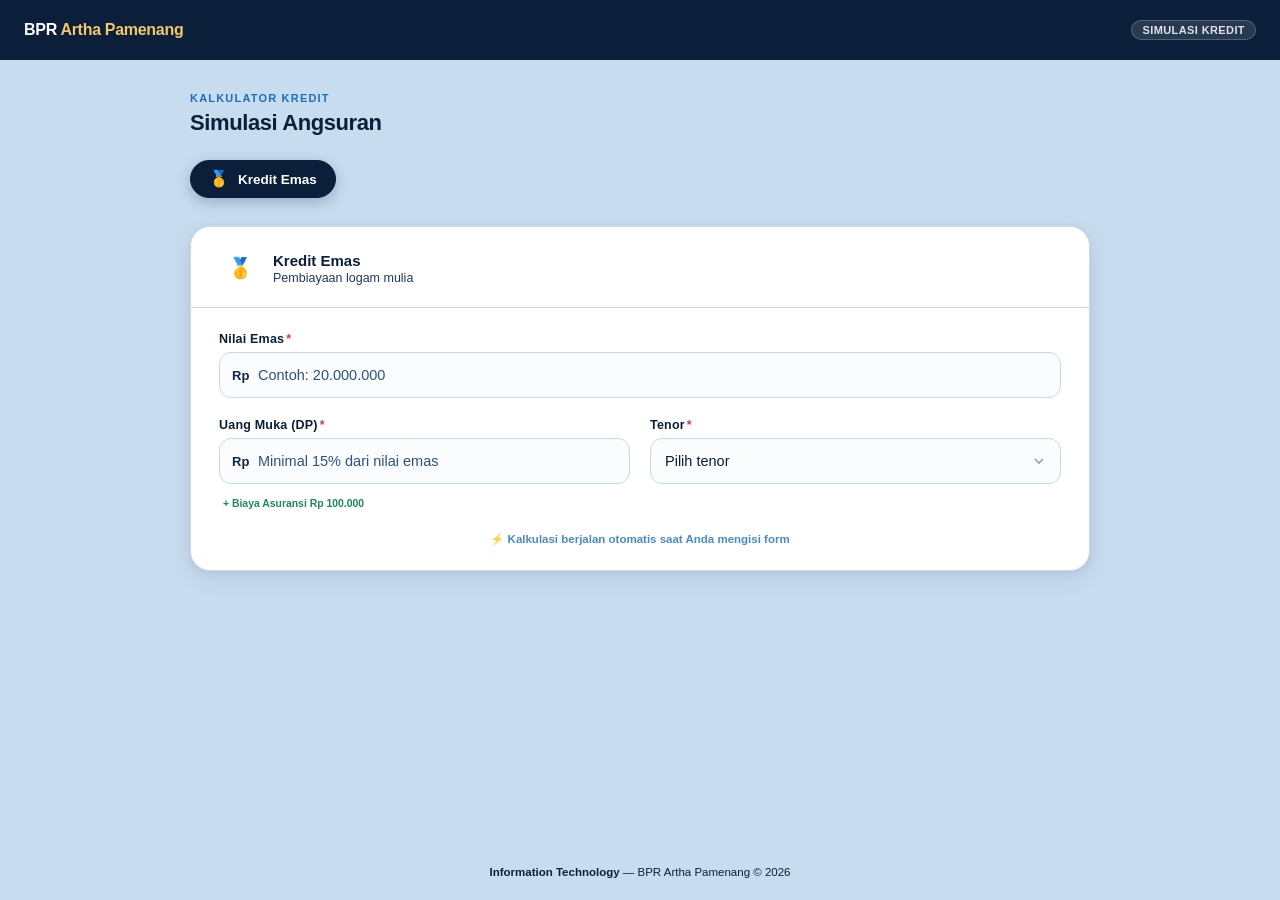
<file: simulasi-angsuran-emas/index.html>
<!doctype html>
<html lang="id">
  <head>
    <meta charset="UTF-8" />
    <meta name="viewport" content="width=device-width, initial-scale=1.0" />
    <title>Simulasi Kredit — Bpr Artha Pamenang</title>

    <!-- External CSS -->
    <link rel="stylesheet" href="style.css" />
  </head>
  <body>
    <!-- ============================================================
     TOPBAR
    ============================================================ -->
    <header class="topbar">
      <a class="topbar-brand" href="#">
        <span class="topbar-name">BPR<span> Artha Pamenang</span></span>
      </a>
      <div class="topbar-badge">Simulasi Kredit</div>
    </header>

    <!-- ============================================================
     PAGE
    ============================================================ -->
    <main class="page">
      <div class="section-header">
        <div class="section-label">Kalkulator Kredit</div>
        <h1 class="section-title">Simulasi Angsuran</h1>
      </div>

      <div class="product-tabs" id="productTabs" role="tablist" aria-label="Pilih Produk Kredit"></div>

      <div class="card" id="formCard">
        <div class="card-header">
          <div class="card-icon" id="cardIcon">💰</div>
          <div class="card-header-text">
            <div class="card-title" id="cardTitle">—</div>
            <div class="card-desc" id="cardDesc">—</div>
          </div>
        </div>
        <div class="card-body">
          <div class="form-grid" id="formFields"></div>
          <div style="margin-top: 22px">
            <div class="auto-calc-hint">⚡ Kalkulasi berjalan otomatis saat Anda mengisi form</div>
          </div>
        </div>
      </div>

      <section id="resultSection" aria-live="polite">
        <div class="kpi-grid" id="kpiGrid"></div>

        <div class="table-card">
          <div class="table-toolbar">
            <div class="table-toolbar-title">
              Tabel Angsuran
              <span class="pill" id="tablePill">—</span>
            </div>
            <button class="btn-export" onclick="exportCSV()">
              <svg viewBox="0 0 24 24" fill="none" stroke="currentColor" stroke-width="2.2" stroke-linecap="round" stroke-linejoin="round">
                <path d="M21 15v4a2 2 0 01-2 2H5a2 2 0 01-2-2v-4" />
                <polyline points="7 10 12 15 17 10" />
                <line x1="12" y1="15" x2="12" y2="3" />
              </svg>
              Ekspor CSV
            </button>
          </div>
          <div class="table-scroll">
            <table>
              <thead id="tableHead"></thead>
              <tbody id="tableBody"></tbody>
              <tfoot id="tableFoot"></tfoot>
            </table>
          </div>
        </div>

        <div class="disclaimer">
          <div class="disclaimer-icon">⚠️</div>
          <p>
            <strong>Catatan:</strong> Angka simulasi ini bersifat indikatif dan dihitung berdasarkan parameter yang dimasukkan. Angsuran dan biaya aktual dapat berbeda tergantung kebijakan lembaga keuangan, kondisi pasar, serta profil
            pemohon. Konsultasikan dengan petugas kredit untuk informasi resmi.
          </p>
        </div>
      </section>
    </main>

    <footer class="footer">
      <p><strong>Information Technology</strong> &mdash; BPR Artha Pamenang &copy; <span id="year"></span></p>
    </footer>

    <div class="toast" id="toast"></div>

    <!-- CUSTOM MODAL WARNING DP -->
    <div id="dpModal" class="modal">
      <div class="modal-content">
        <div class="modal-icon">⚠️</div>
        <h3 class="modal-title">Uang Muka (DP) Kurang Dari Minimum</h3>
        <p id="modalMessage" class="modal-text"></p>

        <div class="modal-buttons">
          <button id="modalCancel" class="btn-secondary">Batal</button>
          <button id="modalConfirm" class="btn-primary">Gunakan</button>
        </div>
      </div>
    </div>
    <!-- External JavaScript -->
    <script src="script.js"></script>
  </body>
</html>
</file>
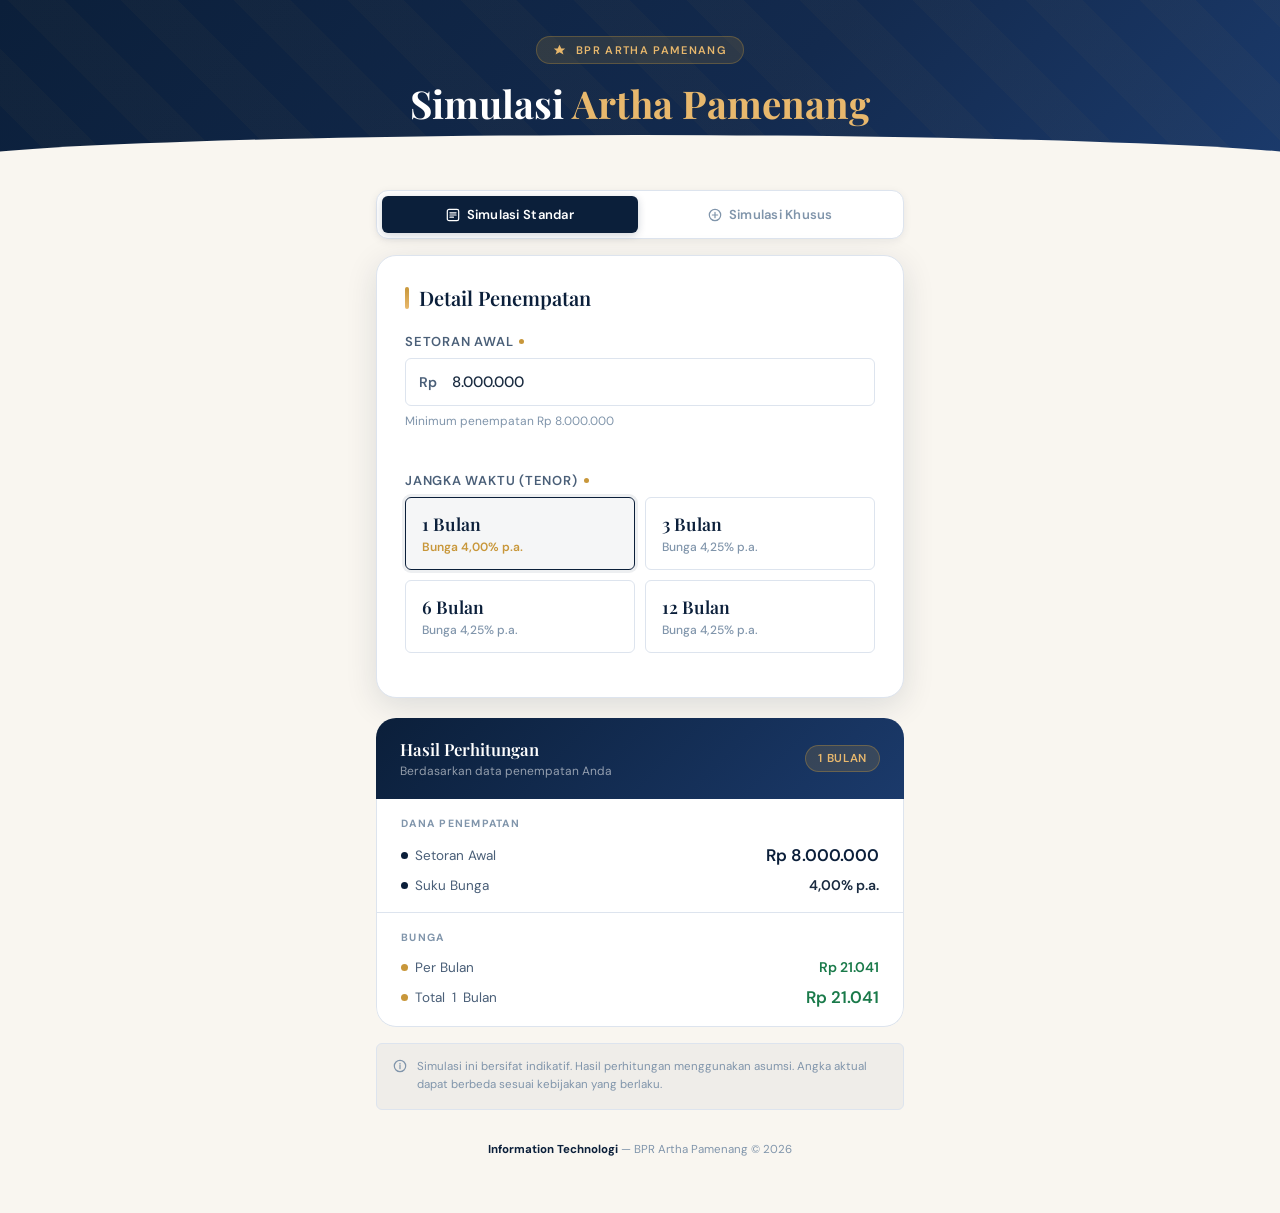
<file: simulasi-artha-untung-nasabah-v2/index.html>
<!doctype html>
<html lang="id">

<head>
  <meta charset="UTF-8" />
  <meta name="viewport" content="width=device-width, initial-scale=1.0" />
  <title>Simulasi Artha Pamenang</title>
  <link rel="preconnect" href="https://fonts.googleapis.com" />
  <link rel="preconnect" href="https://fonts.gstatic.com" crossorigin />
  <link
    href="https://fonts.googleapis.com/css2?family=Playfair+Display:wght@600;700&family=DM+Sans:wght@300;400;500;600&display=swap"
    rel="stylesheet" />
  <link rel="stylesheet" href="simulasi-custom.css" />
  <style>
    /* ─── Reset & Base ─── */
    *,
    *::before,
    *::after {
      box-sizing: border-box;
      margin: 0;
      padding: 0;
    }

    :root {
      --navy: #0b1f3a;
      --navy-mid: #132a4e;
      --gold: #c8973a;
      --gold-light: #e8b86d;
      --cream: #f9f6f0;
      --white: #ffffff;
      --text-dark: #1a2b40;
      --text-mid: #4a5f78;
      --text-muted: #8095ab;
      --border: #dde4ee;
      --success: #1a7a4a;
      --success-bg: #eaf6f0;
      --error: #b83232;
      --error-bg: #fdf0f0;
      --shadow-sm: 0 2px 8px rgba(11, 31, 58, 0.07);
      --shadow-md: 0 8px 32px rgba(11, 31, 58, 0.12);
      --shadow-lg: 0 20px 60px rgba(11, 31, 58, 0.18);
      --radius-sm: 6px;
      --radius-md: 12px;
      --radius-lg: 20px;
      --transition: 0.22s cubic-bezier(0.4, 0, 0.2, 1);
    }

    html {
      scroll-behavior: smooth;
    }

    body {
      font-family: "DM Sans", sans-serif;
      background: var(--cream);
      color: var(--text-dark);
      min-height: 100vh;
      display: flex;
      flex-direction: column;
      align-items: center;
      padding: 0;
    }

    /* ─── Header Banner ─── */
    .header-banner {
      width: 100%;
      background: linear-gradient(135deg, var(--navy) 0%, var(--navy-mid) 60%, #1b3a6b 100%);
      padding: 36px 24px 28px;
      text-align: center;
      position: relative;
      overflow: hidden;
    }

    .header-banner::before {
      content: "";
      position: absolute;
      inset: 0;
      background: repeating-linear-gradient(45deg, transparent, transparent 40px, rgba(200, 151, 58, 0.03) 40px, rgba(200, 151, 58, 0.03) 80px);
    }

    .header-banner::after {
      content: "";
      position: absolute;
      bottom: -1px;
      left: 0;
      right: 0;
      height: 28px;
      background: var(--cream);
      clip-path: ellipse(55% 100% at 50% 100%);
    }

    .bank-badge {
      display: inline-flex;
      align-items: center;
      gap: 10px;
      background: rgba(200, 151, 58, 0.15);
      border: 1px solid rgba(200, 151, 58, 0.3);
      border-radius: 99px;
      padding: 6px 16px;
      margin-bottom: 16px;
    }

    .bank-badge span {
      font-size: 11px;
      font-weight: 600;
      letter-spacing: 0.12em;
      text-transform: uppercase;
      color: var(--gold-light);
    }

    .bank-badge svg {
      flex-shrink: 0;
    }

    .header-banner h1 {
      font-family: "Playfair Display", serif;
      font-size: clamp(1.6rem, 4vw, 2.4rem);
      font-weight: 700;
      color: var(--white);
      line-height: 1.2;
      margin-bottom: 8px;
      position: relative;
    }

    .header-banner h1 em {
      font-style: normal;
      color: var(--gold-light);
    }

    .header-banner p {
      font-size: 13.5px;
      color: rgba(255, 255, 255, 0.6);
      font-weight: 300;
      position: relative;
    }

    /* ─── Page Body ─── */
    .page-body {
      width: 100%;
      max-width: 560px;
      padding: 8px 16px 48px;
    }

    /* ─── Info Strip ─── */
    .info-strip {
      display: grid;
      grid-template-columns: repeat(2, 1fr);
      gap: 12px;
      margin: 20px 0;
    }

    .info-card {
      background: var(--white);
      border: 1px solid var(--border);
      border-radius: var(--radius-md);
      padding: 14px 16px;
      display: flex;
      flex-direction: column;
      gap: 4px;
      box-shadow: var(--shadow-md);
      transition: box-shadow var(--transition);
    }

    .info-card:hover {
      box-shadow: var(--shadow-lg);
    }

    .info-card .ic-label {
      font-size: 11px;
      font-weight: 600;
      letter-spacing: 0.08em;
      text-transform: uppercase;
      color: var(--text-muted);
    }

    .info-card .ic-value {
      font-family: "Playfair Display", serif;
      font-size: 1.15rem;
      font-weight: 600;
      color: var(--navy);
    }

    .info-card .ic-sub {
      font-size: 11.5px;
      color: var(--text-muted);
    }

    /* ─── Form Card ─── */
    .form-card {
      background: var(--white);
      border: 1px solid var(--border);
      border-radius: var(--radius-lg);
      padding: 28px 28px 24px;
      box-shadow: var(--shadow-md);
    }

    .form-card h2 {
      font-family: "Playfair Display", serif;
      font-size: 1.25rem;
      font-weight: 600;
      color: var(--navy);
      margin-bottom: 22px;
      display: flex;
      align-items: center;
      gap: 10px;
    }

    .form-card h2::before {
      content: "";
      width: 4px;
      height: 22px;
      background: linear-gradient(to bottom, var(--gold), var(--gold-light));
      border-radius: 4px;
      flex-shrink: 0;
    }

    /* ─── Form Fields ─── */
    .field {
      margin-bottom: 20px;
    }

    .field label {
      display: flex;
      align-items: center;
      gap: 6px;
      font-size: 13px;
      font-weight: 600;
      color: var(--text-mid);
      margin-bottom: 8px;
      text-transform: uppercase;
      letter-spacing: 0.06em;
    }

    .field label .required-dot {
      width: 5px;
      height: 5px;
      background: var(--gold);
      border-radius: 50%;
      display: inline-block;
    }

    .input-wrap {
      position: relative;
    }

    .input-prefix {
      position: absolute;
      left: 14px;
      top: 50%;
      transform: translateY(-50%);
      font-size: 14px;
      font-weight: 600;
      color: var(--text-mid);
      pointer-events: none;
      user-select: none;
    }

    .input-wrap input[type="text"] {
      width: 100%;
      padding: 13px 14px 13px 46px;
      border: 1.5px solid var(--border);
      border-radius: var(--radius-sm);
      font-family: "DM Sans", sans-serif;
      font-size: 15px;
      font-weight: 500;
      color: var(--text-dark);
      background: var(--white);
      outline: none;
      transition:
        border-color var(--transition),
        box-shadow var(--transition);
    }

    .input-wrap input[type="text"]:focus {
      border-color: var(--navy);
      box-shadow: 0 0 0 3px rgba(11, 31, 58, 0.08);
    }

    .input-wrap input[type="text"].invalid {
      border-color: var(--error);
      box-shadow: 0 0 0 3px rgba(184, 50, 50, 0.08);
    }

    /* Tenor selector */
    .tenor-grid {
      display: grid;
      grid-template-columns: repeat(2, 1fr);
      gap: 10px;
    }

    .tenor-option {
      position: relative;
    }

    .tenor-option input[type="radio"] {
      position: absolute;
      opacity: 0;
      pointer-events: none;
    }

    .tenor-option label {
      all: unset;
      display: flex;
      flex-direction: column;
      gap: 4px;
      padding: 14px 16px;
      border: 1.5px solid var(--border);
      border-radius: var(--radius-sm);
      cursor: pointer;
      transition:
        border-color var(--transition),
        background var(--transition),
        box-shadow var(--transition);
      text-transform: none;
      letter-spacing: normal;
    }

    .tenor-option label .t-months {
      font-family: "Playfair Display", serif;
      font-size: 1.1rem;
      font-weight: 600;
      color: var(--navy);
    }

    .tenor-option label .t-rate {
      font-size: 12px;
      font-weight: 500;
      color: var(--text-muted);
    }

    .tenor-option input:checked+label {
      border-color: var(--navy);
      background: rgba(11, 31, 58, 0.04);
      box-shadow: 0 0 0 3px rgba(11, 31, 58, 0.07);
    }

    .tenor-option input:checked+label .t-months {
      color: var(--navy);
    }

    .tenor-option input:checked+label .t-rate {
      color: var(--gold);
      font-weight: 600;
    }

    .tenor-option label:hover {
      border-color: var(--text-mid);
      background: rgba(11, 31, 58, 0.02);
    }

    /* Hint & Error */
    .field-hint {
      margin-top: 7px;
      font-size: 12px;
      color: var(--text-muted);
    }

    .field-error {
      margin-top: 7px;
      font-size: 12px;
      font-weight: 600;
      color: var(--error);
      display: flex;
      align-items: center;
      gap: 5px;
      opacity: 0;
      transform: translateY(-4px);
      transition:
        opacity var(--transition),
        transform var(--transition);
    }

    .field-error.visible {
      opacity: 1;
      transform: translateY(0);
    }

    /* ─── CTA Button ─── */
    .btn-hitung {
      width: 100%;
      padding: 15px;
      background: linear-gradient(135deg, var(--navy) 0%, #1b3a6b 100%);
      color: var(--white);
      border: none;
      border-radius: var(--radius-sm);
      font-family: "DM Sans", sans-serif;
      font-size: 15px;
      font-weight: 600;
      letter-spacing: 0.04em;
      cursor: pointer;
      position: relative;
      overflow: hidden;
      transition:
        transform var(--transition),
        box-shadow var(--transition);
      margin-top: 6px;
      display: flex;
      align-items: center;
      justify-content: center;
      gap: 8px;
    }

    .btn-hitung::before {
      content: "";
      position: absolute;
      inset: 0;
      background: linear-gradient(135deg, var(--gold) 0%, var(--gold-light) 100%);
      opacity: 0;
      transition: opacity var(--transition);
    }

    .btn-hitung:hover {
      transform: translateY(-1px);
      box-shadow: 0 6px 24px rgba(11, 31, 58, 0.22);
    }

    .btn-hitung:hover::before {
      opacity: 0.15;
    }

    .btn-hitung:active {
      transform: translateY(0);
    }

    .btn-hitung span,
    .btn-hitung svg {
      position: relative;
      z-index: 1;
    }

    /* ─── Result Panel ─── */
    .result-panel {
      margin-top: 20px;
      border-radius: var(--radius-lg);
      overflow: hidden;
      opacity: 0;
      transform: translateY(16px);
      pointer-events: none;
      transition:
        opacity 0.35s cubic-bezier(0.4, 0, 0.2, 1),
        transform 0.35s cubic-bezier(0.4, 0, 0.2, 1);
    }

    .result-panel.visible {
      opacity: 1;
      transform: translateY(0);
      pointer-events: auto;
    }

    .result-header {
      background: linear-gradient(135deg, var(--navy) 0%, #1b3a6b 100%);
      padding: 20px 24px;
      display: flex;
      align-items: center;
      justify-content: space-between;
    }

    .result-header-left h3 {
      font-family: "Playfair Display", serif;
      font-size: 1.05rem;
      font-weight: 600;
      color: var(--white);
      margin-bottom: 3px;
    }

    .result-header-left p {
      font-size: 12px;
      color: rgba(255, 255, 255, 0.55);
    }

    .result-badge {
      background: rgba(200, 151, 58, 0.18);
      border: 1px solid rgba(200, 151, 58, 0.35);
      border-radius: 99px;
      padding: 5px 12px;
      font-size: 11.5px;
      font-weight: 600;
      color: var(--gold-light);
      letter-spacing: 0.06em;
      text-transform: uppercase;
      white-space: nowrap;
    }

    .result-body {
      background: var(--white);
      border: 1px solid var(--border);
      border-top: none;
      border-radius: 0 0 var(--radius-lg) var(--radius-lg);
      padding: 0;
      overflow: hidden;
    }

    .result-section {
      padding: 18px 24px;
    }

    .result-section+.result-section {
      border-top: 1px solid var(--border);
    }

    .result-section-label {
      font-size: 10.5px;
      font-weight: 700;
      letter-spacing: 0.12em;
      text-transform: uppercase;
      color: var(--text-muted);
      margin-bottom: 14px;
    }

    .result-row {
      display: flex;
      align-items: center;
      justify-content: space-between;
      margin-bottom: 10px;
    }

    .result-row:last-child {
      margin-bottom: 0;
    }

    .rr-label {
      font-size: 13.5px;
      color: var(--text-mid);
      display: flex;
      align-items: center;
      gap: 7px;
    }

    .rr-label .dot {
      width: 7px;
      height: 7px;
      border-radius: 50%;
      flex-shrink: 0;
    }

    .dot-gold {
      background: var(--gold);
    }

    .dot-navy {
      background: var(--navy);
    }

    .dot-success {
      background: var(--success);
    }

    .rr-value {
      font-size: 14px;
      font-weight: 600;
      color: var(--text-dark);
      text-align: right;
    }

    .rr-value.highlight {
      font-family: "DM Sans", sans-serif;
      font-size: 1.05rem;
      color: var(--navy);
    }

    .rr-value.green {
      color: var(--success);
    }

    .result-total-row {
      display: flex;
      align-items: center;
      justify-content: space-between;
      background: linear-gradient(135deg, var(--navy) 0%, #1b3a6b 100%);
      padding: 16px 24px;
    }

    .rt-label {
      font-size: 12px;
      font-weight: 600;
      letter-spacing: 0.07em;
      text-transform: uppercase;
      color: rgba(255, 255, 255, 0.65);
    }

    .rt-value {
      font-family: "Playfair Display", serif;
      font-size: 1.25rem;
      font-weight: 700;
      color: var(--gold-light);
    }

    /* ─── Disclaimer ─── */
    .disclaimer {
      margin-top: 16px;
      padding: 14px 16px;
      background: rgba(11, 31, 58, 0.04);
      border: 1px solid var(--border);
      border-radius: var(--radius-sm);
      display: flex;
      gap: 10px;
      align-items: flex-start;
    }

    .disclaimer svg {
      flex-shrink: 0;
      margin-top: 1px;
    }

    .disclaimer p {
      font-size: 11.5px;
      color: var(--text-muted);
      line-height: 1.6;
    }

    /* ─── Footer ─── */
    .footer {
      margin-top: 32px;
      text-align: center;
      padding-bottom: 8px;
    }

    .footer p {
      font-size: 11.5px;
      color: var(--text-muted);
    }

    .footer strong {
      color: var(--navy);
    }

    /* ─── Responsive ─── */
    @media (max-width: 420px) {
      .form-card {
        padding: 22px 18px 20px;
      }

      .result-section {
        padding: 16px 18px;
      }

      .result-header {
        padding: 16px 18px;
      }

      .result-total-row {
        padding: 14px 18px;
      }

      .info-strip {
        gap: 10px;
      }

      .info-card {
        padding: 12px 13px;
      }
    }

    /* Utility: sembunyikan panel tab yang tidak aktif */
    .tab-panel[hidden] { display: none !important; }
  </style>
</head>

<body>
  <!-- ── Header ── -->
  <header class="header-banner" role="banner">
    <div class="bank-badge" aria-label="Produk Deposito">
      <svg width="13" height="13" viewBox="0 0 16 16" fill="none" xmlns="http://www.w3.org/2000/svg">
        <path d="M8 1L10.2 5.5H15L11.4 8.5L12.9 13L8 10.2L3.1 13L4.6 8.5L1 5.5H5.8L8 1Z" fill="#E8B86D" />
      </svg>
      <span>BPR Artha Pamenang</span>
    </div>
    <h1>Simulasi <em>Artha Pamenang</em></h1>
    <!-- <p>Hitung potensi keuntungan deposito Anda secara instan &amp; transparan</p> -->
  </header>

  <main class="page-body" role="main">

    <!-- ── Tab Navigation ── -->
    <nav class="tab-nav" role="tablist" aria-label="Pilih jenis simulasi deposito">
      <button
        class="tab-btn active"
        role="tab"
        id="tab-btn-standar"
        aria-selected="true"
        aria-controls="panel-standar"
      >
        <svg width="14" height="14" viewBox="0 0 16 16" fill="none" aria-hidden="true">
          <rect x="1.5" y="1.5" width="13" height="13" rx="2" stroke="currentColor" stroke-width="1.4"/>
          <path d="M4.5 8h7M4.5 5.5h7M4.5 10.5h4" stroke="currentColor" stroke-width="1.4" stroke-linecap="round"/>
        </svg>
        Simulasi Standar
      </button>
      <button
        class="tab-btn"
        role="tab"
        id="tab-btn-custom"
        aria-selected="false"
        aria-controls="panel-custom"
      >
        <svg width="14" height="14" viewBox="0 0 16 16" fill="none" aria-hidden="true">
          <circle cx="8" cy="8" r="6.5" stroke="currentColor" stroke-width="1.4"/>
          <path d="M8 5v6M5 8h6" stroke="currentColor" stroke-width="1.4" stroke-linecap="round"/>
        </svg>
        Simulasi Khusus
      </button>
    </nav>

    <!-- ══════════════════════════════════
         PANEL STANDAR (tab pertama)
         ══════════════════════════════════ -->
    <div
      id="panel-standar"
      class="tab-panel"
      role="tabpanel"
      aria-labelledby="tab-btn-standar"
    >

    <!-- ── Form Card ── -->
    <div class="form-card">
      <h2>Detail Penempatan</h2>
      <form id="simulasiForm" novalidate>
        <!-- Setoran Awal -->
        <div class="field" id="field-setoran">
          <label for="setoran">
            Setoran Awal
            <span class="required-dot" aria-hidden="true"></span>
          </label>
          <div class="input-wrap">
            <span class="input-prefix" aria-hidden="true">Rp</span>
            <input type="text" id="setoran" name="setoran" value="8.000.000" autocomplete="off" inputmode="numeric"
              placeholder="0" aria-describedby="setoran-hint setoran-error" aria-required="true" />
          </div>
          <p id="setoran-hint" class="field-hint">Minimum penempatan Rp 8.000.000</p>
          <p id="setoran-error" class="field-error" role="alert" aria-live="polite">
            <svg width="12" height="12" viewBox="0 0 16 16" fill="none">
              <circle cx="8" cy="8" r="7" stroke="#B83232" stroke-width="1.5" />
              <path d="M8 5v3.5M8 11v.5" stroke="#B83232" stroke-width="1.5" stroke-linecap="round" />
            </svg>
            Setoran awal minimal Rp 8.000.000
          </p>
        </div>

        <!-- Tenor -->
        <div class="field">
          <label as="div">Jangka Waktu (Tenor) <span class="required-dot" aria-hidden="true"></span></label>
          <div class="tenor-grid" role="radiogroup" aria-label="Pilih tenor deposito">
            <div class="tenor-option">
              <input type="radio" id="tenor-1" name="tenor" value="1" checked />
              <label for="tenor-1">
                <span class="t-months">1 Bulan</span>
                <span class="t-rate">Bunga 4,00% p.a.</span>
              </label>
            </div>

            <div class="tenor-option">
              <input type="radio" id="tenor-3" name="tenor" value="3" />
              <label for="tenor-3">
                <span class="t-months">3 Bulan</span>
                <span class="t-rate">Bunga 4,25% p.a.</span>
              </label>
            </div>

            <div class="tenor-option">
              <input type="radio" id="tenor-6" name="tenor" value="6" />
              <label for="tenor-6">
                <span class="t-months">6 Bulan</span>
                <span class="t-rate">Bunga 4,25% p.a.</span>
              </label>
            </div>

            <div class="tenor-option">
              <input type="radio" id="tenor-12" name="tenor" value="12" />
              <label for="tenor-12">
                <span class="t-months">12 Bulan</span>
                <span class="t-rate">Bunga 4,25% p.a.</span>
              </label>
            </div>
          </div>
        </div>
      </form>
    </div>

    <!-- ── Result Panel ── -->
    <section id="result" class="result-panel" aria-live="polite" aria-atomic="true" aria-label="Hasil simulasi">
      <div class="result-header">
        <div class="result-header-left">
          <h3>Hasil Perhitungan</h3>
          <p>Berdasarkan data penempatan Anda</p>
        </div>
        <span class="result-badge" id="res-tenor-badge">— Bulan</span>
      </div>

      <div class="result-body">
        <!-- Pokok -->
        <div class="result-section">
          <p class="result-section-label">Dana Penempatan</p>
          <div class="result-row">
            <span class="rr-label"><span class="dot dot-navy" aria-hidden="true"></span>Setoran Awal</span>
            <span class="rr-value highlight" id="res-setoran">—</span>
          </div>
          <div class="result-row">
            <span class="rr-label"><span class="dot dot-navy" aria-hidden="true"></span>Suku Bunga</span>
            <span class="rr-value" id="res-rate">—</span>
          </div>
        </div>

        <!-- Bunga -->
        <div class="result-section">
          <p class="result-section-label">Bunga</p>
          <div class="result-row">
            <span class="rr-label"><span class="dot dot-gold" aria-hidden="true"></span>Per Bulan</span>
            <span class="rr-value green" id="res-bunga-bulan">—</span>
          </div>
          <div class="result-row">
            <span class="rr-label"><span class="dot dot-gold" aria-hidden="true"></span>Total <span
                id="res-tenor-2">—</span> Bulan</span>
            <span class="rr-value green highlight" id="res-bunga-total">—</span>
          </div>
        </div>
    </section>

    <!-- ── Disclaimer ── -->
    <div class="disclaimer" role="note" aria-label="Catatan perhitungan">
      <svg width="14" height="14" viewBox="0 0 16 16" fill="none" xmlns="http://www.w3.org/2000/svg" aria-hidden="true">
        <circle cx="8" cy="8" r="6.5" stroke="#8095AB" stroke-width="1.4" />
        <path d="M8 7v4M8 5.5V5" stroke="#8095AB" stroke-width="1.4" stroke-linecap="round" />
      </svg>
      <p>Simulasi ini bersifat indikatif. Hasil perhitungan menggunakan asumsi. Angka
        aktual dapat berbeda sesuai kebijakan yang berlaku.</p>
    </div>

    </div><!-- /#panel-standar -->

    <!-- ══════════════════════════════════
         PANEL CUSTOM (tab kedua)
         Konten di-inject oleh simulasi-custom.js
         ══════════════════════════════════ -->
    <div
      id="panel-custom"
      class="tab-panel"
      role="tabpanel"
      aria-labelledby="tab-btn-custom"
      hidden
    >
      <!-- simulasi-custom.js akan meng-inject konten ke sini -->
    </div><!-- /#panel-custom -->

    <!-- ── Footer (selalu tampil di kedua tab) ── -->
    <footer class="footer" role="contentinfo">
      <p><strong>Information Technologi</strong> &mdash; BPR Artha Pamenang &copy; 2026</p>
    </footer>

  </main>

  <script>
    /* ─── Helpers ─── */
    const fmt = (n) => "Rp\u00A0" + Math.trunc(n).toLocaleString("id-ID");
    const fmtRate = (r) => (r * 100).toFixed(2).replace(".", ",") + "% p.a.";
    const fmtDisp = (n) => n.toLocaleString("id-ID");

    /* ─── Elements ─── */
    const form = document.getElementById("simulasiForm");
    const inputEl = document.getElementById("setoran");
    const errMsg = document.getElementById("setoran-error");
    const resultEl = document.getElementById("result");

    /* ─── State ─── */
    let rawValue = 8000000;
    let debouncer = null;
    const MIN = 8000000;

    /* ─── Validation ─── */
    function setValid(ok) {
      inputEl.classList.toggle("invalid", !ok);
      errMsg.classList.toggle("visible", !ok);
    }

    /* ─── Calculation & Render ─── */
    const CONFIG = Object.freeze({
      1: { hari: 30, bunga_pa: 0.04 },
      3: { hari: 90, bunga_pa: 0.0425 },
      6: { hari: 180, bunga_pa: 0.0425 },
      12: { hari: 365, bunga_pa: 0.0425 }
    });

    function calculate() {
      if (rawValue < MIN) return;

      const tenor = parseInt(document.querySelector('input[name="tenor"]:checked').value);
      const { hari, bunga_pa } = CONFIG[tenor];

      const bunga_kotor_total = rawValue * bunga_pa * (hari / 365);
      const bunga_net_total = bunga_kotor_total * 0.8;
      const bunga_net_bulan = bunga_net_total / tenor;

      document.getElementById("res-tenor-badge").textContent = tenor + " Bulan";
      document.getElementById("res-setoran").textContent = fmt(rawValue);
      document.getElementById("res-rate").textContent = fmtRate(bunga_pa);
      document.getElementById("res-tenor-2").textContent = tenor;

      document.getElementById("res-bunga-bulan").textContent = fmt(bunga_net_bulan);
      document.getElementById("res-bunga-total").textContent = fmt(bunga_net_total);

      if (!resultEl.classList.contains("visible")) {
        resultEl.classList.add("visible");
        setTimeout(() => resultEl.scrollIntoView({ behavior: "smooth", block: "nearest" }), 80);
      }
    }

    /* ─── Input: live formatting + debounced calc ─── */
    inputEl.addEventListener("input", function () {
      const digits = this.value.replace(/\D/g, "");
      rawValue = parseInt(digits, 10) || 0;

      // Reformat display, keep caret stable
      const caretFromRight = this.value.length - (this.selectionStart ?? this.value.length);
      const formatted = rawValue > 0 ? fmtDisp(rawValue) : "";
      this.value = formatted;
      try {
        const pos = Math.max(0, formatted.length - caretFromRight);
        this.setSelectionRange(pos, pos);
      } catch (_) { }

      // Only show error if user has typed something invalid (not empty state)
      setValid(rawValue === 0 || rawValue >= MIN);

      // Debounce: trigger calc 400ms after user stops typing
      clearTimeout(debouncer);
      if (rawValue >= MIN) debouncer = setTimeout(calculate, 400);
    });

    // Blur: finalize & immediate calc
    inputEl.addEventListener("blur", function () {
      if (rawValue === 0) {
        this.value = "";
        setValid(false);
        return;
      }
      this.value = fmtDisp(rawValue);
      if (rawValue < MIN) {
        setValid(false);
        return;
      }
      setValid(true);
      clearTimeout(debouncer);
      calculate();
    });

    // Tenor change: recalculate immediately
    document.querySelectorAll('input[name="tenor"]').forEach((radio) => {
      radio.addEventListener("change", () => {
        if (rawValue >= MIN) calculate();
      });
    });

    /* ─── Submit: Enter key / button fallback ─── */
    form.addEventListener("submit", function (e) {
      e.preventDefault();
      if (rawValue < MIN) {
        setValid(false);
        inputEl.focus();
        return;
      }
      clearTimeout(debouncer);
      calculate();
    });

    /* ─── Init: render for default value ─── */
    calculate();

    /* ─── Tab Navigation ─── */
    (function () {
      const tabBtns   = document.querySelectorAll('.tab-btn[role="tab"]');
      const tabPanels = document.querySelectorAll('.tab-panel[role="tabpanel"]');

      tabBtns.forEach(function (btn) {
        btn.addEventListener('click', function () {
          const targetId = this.getAttribute('aria-controls');

          /* Update tombol */
          tabBtns.forEach(function (b) {
            b.classList.remove('active');
            b.setAttribute('aria-selected', 'false');
          });
          this.classList.add('active');
          this.setAttribute('aria-selected', 'true');

          /* Update panel */
          tabPanels.forEach(function (panel) {
            if (panel.id === targetId) {
              panel.removeAttribute('hidden');
            } else {
              panel.setAttribute('hidden', '');
            }
          });
        });
      });
    })();
  </script>

  <!-- Modul Simulasi Khusus — dimuat setelah DOM siap -->
  <script src="simulasi-custom.js"></script>
</body>

</html>
</file>
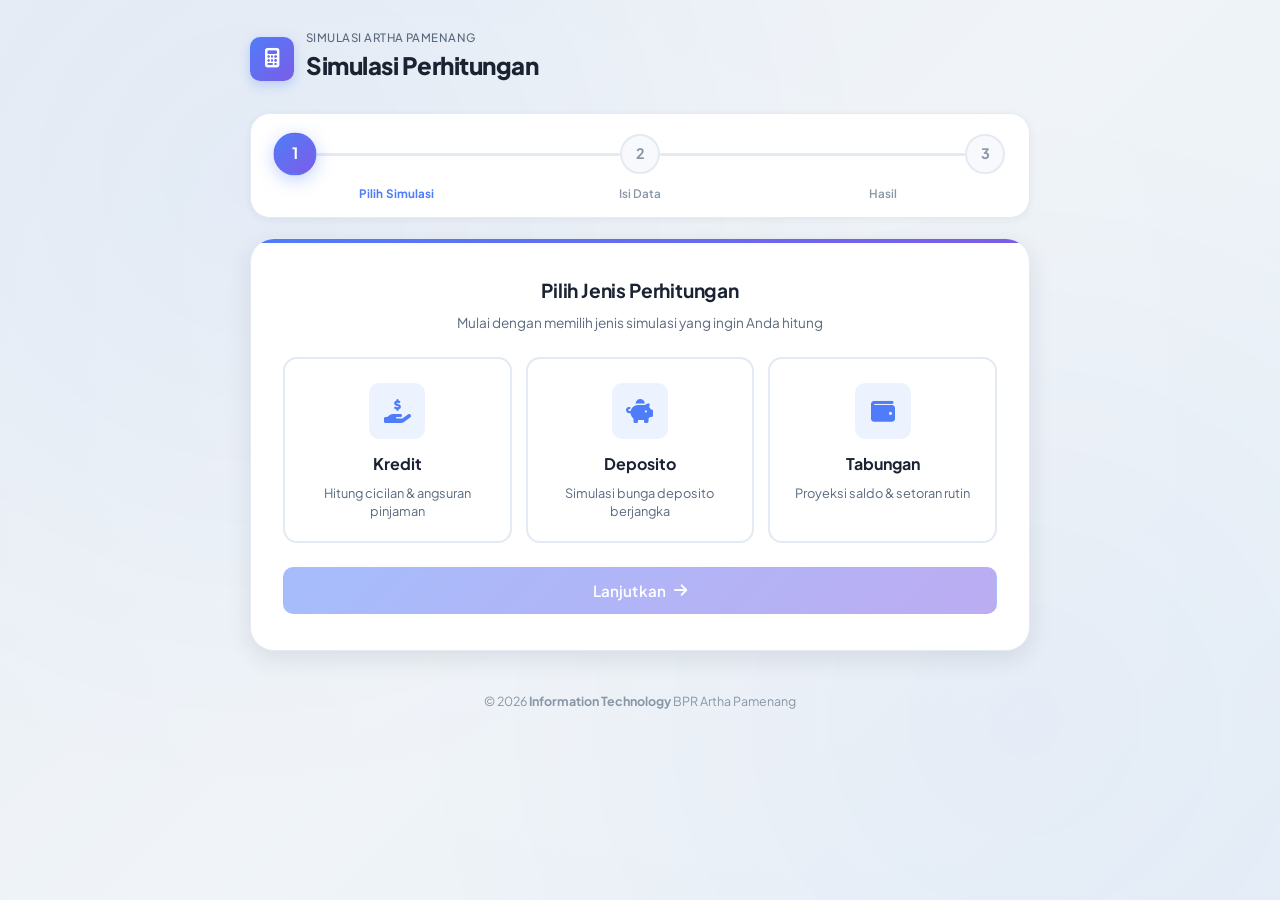
<file: simulasi-produk-ap/index.html>
<!doctype html>
<html lang="id">
  <head>
    <meta charset="UTF-8" />
    <meta name="viewport" content="width=device-width, initial-scale=1.0" />
    <title>Simulasi Keuangan — Hitung Kredit, Deposito & Tabungan</title>
    <meta name="description" content="Simulasi keuangan interaktif untuk menghitung cicilan kredit, bunga deposito, dan proyeksi tabungan dengan mudah dan akurat." />
    <link rel="preconnect" href="https://fonts.googleapis.com" />
    <link rel="preconnect" href="https://fonts.gstatic.com" crossorigin />
    <link href="https://fonts.googleapis.com/css2?family=Plus+Jakarta+Sans:wght@400;500;600;700;800&display=swap" rel="stylesheet" />
    <link rel="stylesheet" href="https://cdnjs.cloudflare.com/ajax/libs/font-awesome/6.5.1/css/all.min.css" />
    <style>
      /* ════════════════════════════════════════
       DESIGN TOKENS
       ════════════════════════════════════════ */
      :root {
        --bg: #f0f4f8;
        --bg-gradient: linear-gradient(135deg, #e8eef5 0%, #f0f4f8 50%, #e6f0f7 100%);
        --card-bg: #ffffff;
        --card-bg-glass: rgba(255, 255, 255, 0.72);
        --text: #1a2332;
        --text-secondary: #5a6a7e;
        --text-tertiary: #3d4f63;
        --text-muted: #8896a6;
        --border: #d1dbe6;
        --border-light: #e4eaf1;
        --border-focus: #4f7df9;
        --primary: #4f7df9;
        --primary-hover: #3a65e0;
        --primary-light: #edf2ff;
        --primary-soft: #dce6ff;
        --primary-gradient: linear-gradient(135deg, #4f7df9 0%, #7c5ce7 100%);
        --accent: #00c48c;
        --accent-hover: #00a676;
        --accent-light: #e6faf3;
        --accent-soft: #ccf5e7;
        --danger: #f25c54;
        --danger-light: #fef0ef;
        --warning: #f5a623;
        --warning-light: #fff8ec;
        --warning-soft: #fff0d4;
        --info: #7c5ce7;
        --info-light: #f0ecff;
        --info-soft: #e3dbff;
        --bg-subtle: #f7f9fc;
        --table-stripe: #f7f9fc;
        --table-hover: #edf2ff;
        --shadow-xs: 0 1px 2px rgba(26, 35, 50, 0.04);
        --shadow-sm: 0 2px 8px rgba(26, 35, 50, 0.06);
        --shadow: 0 4px 16px rgba(26, 35, 50, 0.08);
        --shadow-md: 0 8px 24px rgba(26, 35, 50, 0.1);
        --shadow-lg: 0 16px 48px rgba(26, 35, 50, 0.12);
        --shadow-glow: 0 0 0 4px rgba(79, 125, 249, 0.15);
        --radius-xs: 6px;
        --radius-sm: 10px;
        --radius: 14px;
        --radius-lg: 20px;
        --radius-xl: 24px;
        --transition: 0.3s cubic-bezier(0.4, 0, 0.2, 1);
        --transition-bounce: 0.4s cubic-bezier(0.34, 1.56, 0.64, 1);
      }

      .dark-mode {
        --bg: #0f1218;
        --bg-gradient: linear-gradient(135deg, #0f1218 0%, #151a24 50%, #111620 100%);
        --card-bg: #1a202c;
        --card-bg-glass: rgba(26, 32, 44, 0.82);
        --text: #e8edf4;
        --text-secondary: #8a99b0;
        --text-tertiary: #b0bdd0;
        --text-muted: #5c6b80;
        --border: #2d3748;
        --border-light: #252d3d;
        --border-focus: #6b8eff;
        --primary: #6b8eff;
        --primary-hover: #5a7dff;
        --primary-light: #1a2440;
        --primary-soft: #1a2440;
        --primary-gradient: linear-gradient(135deg, #6b8eff 0%, #9b7dff 100%);
        --accent: #34e8a5;
        --accent-hover: #2dd493;
        --accent-light: #0a2e1f;
        --accent-soft: #0a2e1f;
        --danger: #ff6b6b;
        --danger-light: #2d1515;
        --warning: #ffc857;
        --warning-light: #2d2210;
        --warning-soft: #2d2210;
        --info: #9b7dff;
        --info-light: #1e1640;
        --info-soft: #1e1640;
        --bg-subtle: #151a24;
        --table-stripe: #151a24;
        --table-hover: #1e2638;
        --shadow-xs: 0 1px 2px rgba(0, 0, 0, 0.2);
        --shadow-sm: 0 2px 8px rgba(0, 0, 0, 0.25);
        --shadow: 0 4px 16px rgba(0, 0, 0, 0.3);
        --shadow-md: 0 8px 24px rgba(0, 0, 0, 0.35);
        --shadow-lg: 0 16px 48px rgba(0, 0, 0, 0.4);
        --shadow-glow: 0 0 0 4px rgba(107, 142, 255, 0.2);
      }

      *,
      *::before,
      *::after {
        box-sizing: border-box;
        margin: 0;
        padding: 0;
      }

      html {
        scroll-behavior: smooth;
        -webkit-font-smoothing: antialiased;
        -moz-osx-font-smoothing: grayscale;
      }

      body {
        font-family:
          "Plus Jakarta Sans",
          system-ui,
          -apple-system,
          sans-serif;
        background: var(--bg-gradient);
        color: var(--text);
        min-height: 100vh;
        display: flex;
        align-items: flex-start;
        justify-content: center;
        padding: 24px 16px 80px;
        transition:
          background var(--transition),
          color var(--transition);
        line-height: 1.65;
        position: relative;
      }

      body::before {
        content: "";
        position: fixed;
        top: 0;
        left: 0;
        width: 100%;
        height: 100%;
        background: radial-gradient(circle at 20% 20%, rgba(79, 125, 249, 0.04) 0%, transparent 50%), radial-gradient(circle at 80% 80%, rgba(124, 92, 231, 0.03) 0%, transparent 50%);
        pointer-events: none;
        z-index: 0;
      }

      .dark-mode body::before,
      .dark-mode::before {
        background: radial-gradient(circle at 20% 20%, rgba(107, 142, 255, 0.06) 0%, transparent 50%), radial-gradient(circle at 80% 80%, rgba(155, 125, 255, 0.04) 0%, transparent 50%);
      }

      ::selection {
        background: var(--primary-soft);
        color: var(--primary);
      }

      .app-container {
        width: 100%;
        max-width: 780px;
        margin-top: 8px;
        position: relative;
        z-index: 1;
      }

      .app-header {
        display: flex;
        align-items: center;
        justify-content: space-between;
        margin-bottom: 28px;
        flex-wrap: wrap;
        gap: 12px;
      }

      .app-title {
        font-size: 1.5rem;
        font-weight: 800;
        color: var(--text);
        display: flex;
        align-items: center;
        gap: 12px;
        letter-spacing: -0.02em;
      }

      .app-title-icon {
        display: flex;
        align-items: center;
        justify-content: center;
        width: 44px;
        height: 44px;
        border-radius: var(--radius-sm);
        background: var(--primary-gradient);
        color: #fff;
        font-size: 1.2rem;
        box-shadow: 0 4px 12px rgba(79, 125, 249, 0.3);
        flex-shrink: 0;
      }

      .app-title-text {
        display: flex;
        flex-direction: column;
      }

      .app-title-text small {
        font-size: 0.72rem;
        font-weight: 500;
        color: var(--text-secondary);
        letter-spacing: 0.04em;
        text-transform: uppercase;
        line-height: 1;
        margin-bottom: 2px;
      }

      .header-actions {
        display: flex;
        align-items: center;
        gap: 8px;
      }

      #darkModeToggle {
        background: var(--card-bg);
        border: 1.5px solid var(--border-light);
        border-radius: var(--radius-sm);
        width: 44px;
        height: 44px;
        cursor: pointer;
        font-size: 1.15rem;
        color: var(--text-secondary);
        transition: all var(--transition);
        display: flex;
        align-items: center;
        justify-content: center;
        box-shadow: var(--shadow-xs);
        position: relative;
        overflow: hidden;
      }

      #darkModeToggle::before {
        content: "";
        position: absolute;
        inset: 0;
        background: var(--primary-gradient);
        opacity: 0;
        transition: opacity var(--transition);
        border-radius: inherit;
      }

      #darkModeToggle:hover {
        border-color: var(--primary);
        transform: scale(1.05);
        box-shadow: var(--shadow-sm);
      }

      #darkModeToggle:hover::before {
        opacity: 0.08;
      }

      #darkModeToggle i {
        position: relative;
        z-index: 1;
      }

      #darkModeToggle:hover i {
        color: var(--primary);
      }

      .stepper-wrap {
        background: var(--card-bg);
        border-radius: var(--radius-lg);
        padding: 20px 24px 14px;
        margin-bottom: 20px;
        box-shadow: var(--shadow-sm);
        border: 1px solid var(--border-light);
        transition: all var(--transition);
      }

      .stepper {
        display: flex;
        align-items: center;
        justify-content: center;
        gap: 0;
      }

      .step-dot {
        width: 40px;
        height: 40px;
        border-radius: 50%;
        display: flex;
        align-items: center;
        justify-content: center;
        font-weight: 700;
        font-size: 0.9rem;
        background: var(--bg-subtle);
        color: var(--text-muted);
        border: 2.5px solid var(--border-light);
        transition: all var(--transition-bounce);
        flex-shrink: 0;
        position: relative;
        z-index: 1;
        cursor: default;
      }

      .step-dot.active {
        background: var(--primary-gradient);
        color: #fff;
        border-color: transparent;
        box-shadow: 0 4px 16px rgba(79, 125, 249, 0.35);
        transform: scale(1.08);
      }

      .step-dot.done {
        background: var(--accent);
        color: #fff;
        border-color: var(--accent);
        box-shadow: 0 2px 8px rgba(0, 196, 140, 0.25);
      }

      .step-dot.done::after {
        content: "\f00c";
        font-family: "Font Awesome 6 Free";
        font-weight: 900;
        font-size: 0.75rem;
      }

      .step-dot.done span {
        display: none;
      }

      .step-line {
        height: 3px;
        flex: 1;
        min-width: 24px;
        background: var(--border-light);
        transition: all var(--transition);
        position: relative;
        z-index: 0;
        border-radius: 2px;
      }

      .step-line.done {
        background: linear-gradient(90deg, var(--accent), var(--primary));
      }

      .step-label-row {
        display: flex;
        justify-content: space-between;
        margin-top: 10px;
        padding: 0 4px;
        font-size: 0.73rem;
        color: var(--text-muted);
        font-weight: 600;
        gap: 8px;
      }

      .step-label-row span {
        text-align: center;
        flex: 1;
        transition: color var(--transition);
        letter-spacing: 0.01em;
      }

      .step-label-row span.active-label {
        color: var(--primary);
        font-weight: 700;
      }

      .step-label-row span.done-label {
        color: var(--accent);
      }

      .main-card {
        background: var(--card-bg);
        border-radius: var(--radius-xl);
        padding: 28px 22px;
        box-shadow: var(--shadow-md);
        transition: all var(--transition);
        border: 1px solid var(--border-light);
        min-height: 300px;
        position: relative;
        overflow: hidden;
      }

      .main-card::before {
        content: "";
        position: absolute;
        top: 0;
        left: 0;
        right: 0;
        height: 4px;
        background: var(--primary-gradient);
        border-radius: var(--radius-xl) var(--radius-xl) 0 0;
      }

      @media (min-width: 600px) {
        .main-card {
          padding: 36px 32px;
        }
      }

      .step-panel {
        display: none;
        animation: fadeSlideIn 0.4s ease-out;
      }

      .step-panel.active {
        display: block;
      }

      @keyframes fadeSlideIn {
        from {
          opacity: 0;
          transform: translateY(16px);
        }
        to {
          opacity: 1;
          transform: translateY(0);
        }
      }

      .section-title {
        text-align: center;
        margin-bottom: 24px;
      }

      .section-title h3 {
        font-size: 1.2rem;
        font-weight: 700;
        color: var(--text);
        margin-bottom: 6px;
        letter-spacing: -0.01em;
      }

      .section-title p {
        font-size: 0.85rem;
        color: var(--text-secondary);
        line-height: 1.5;
      }

      /* Choice Cards */
      .choice-grid {
        display: grid;
        grid-template-columns: 1fr;
        gap: 14px;
      }

      @media (min-width: 500px) {
        .choice-grid {
          grid-template-columns: repeat(3, 1fr);
        }
      }

      .choice-card {
        border: 2px solid var(--border-light);
        border-radius: var(--radius);
        padding: 24px 18px 20px;
        cursor: pointer;
        text-align: center;
        transition: all var(--transition);
        background: var(--card-bg);
        position: relative;
        overflow: hidden;
      }

      .choice-card::before {
        content: "";
        position: absolute;
        top: 0;
        left: 0;
        right: 0;
        height: 3px;
        background: var(--primary-gradient);
        opacity: 0;
        transition: opacity var(--transition);
      }

      .choice-card:hover {
        border-color: var(--primary);
        box-shadow: var(--shadow);
        transform: translateY(-3px);
      }

      .choice-card:hover::before {
        opacity: 1;
      }

      .choice-card.selected {
        border-color: var(--primary);
        background: var(--primary-light);
        box-shadow: var(--shadow-glow), var(--shadow);
      }

      .choice-card.selected::before {
        opacity: 1;
      }

      .choice-card .choice-icon {
        width: 56px;
        height: 56px;
        margin: 0 auto 12px;
        border-radius: var(--radius-sm);
        display: flex;
        align-items: center;
        justify-content: center;
        font-size: 1.5rem;
        background: var(--primary-light);
        color: var(--primary);
        transition: all var(--transition);
      }

      .choice-card:hover .choice-icon,
      .choice-card.selected .choice-icon {
        background: var(--primary-gradient);
        color: #fff;
        transform: scale(1.06);
        box-shadow: 0 4px 12px rgba(79, 125, 249, 0.25);
      }

      .choice-card .choice-title {
        font-weight: 700;
        font-size: 1rem;
        margin-bottom: 6px;
        color: var(--text);
      }

      .choice-card .choice-desc {
        font-size: 0.8rem;
        color: var(--text-secondary);
        line-height: 1.45;
      }

      .choice-card.selected::after {
        content: "\f058";
        font-family: "Font Awesome 6 Free";
        font-weight: 900;
        position: absolute;
        top: 10px;
        right: 10px;
        font-size: 1.1rem;
        color: var(--primary);
      }

      /* Product Cards for Kredit */
      .kredit-product-grid {
        display: grid;
        grid-template-columns: 1fr;
        gap: 12px;
      }

      @media (min-width: 500px) {
        .kredit-product-grid {
          grid-template-columns: repeat(2, 1fr);
        }
      }

      @media (min-width: 750px) {
        .kredit-product-grid {
          grid-template-columns: repeat(3, 1fr);
        }
      }

      .kredit-product-card {
        border: 2px solid var(--border-light);
        border-radius: var(--radius);
        padding: 18px 16px;
        cursor: pointer;
        transition: all var(--transition);
        background: var(--card-bg);
        position: relative;
        overflow: hidden;
      }

      .kredit-product-card::before {
        content: "";
        position: absolute;
        top: 0;
        left: 0;
        right: 0;
        height: 3px;
        background: var(--primary-gradient);
        opacity: 0;
        transition: opacity var(--transition);
      }

      .kredit-product-card:hover {
        border-color: var(--primary);
        box-shadow: var(--shadow);
        transform: translateY(-2px);
      }

      .kredit-product-card:hover::before {
        opacity: 1;
      }

      .kredit-product-card.selected {
        border-color: var(--primary);
        background: var(--primary-light);
        box-shadow: var(--shadow-glow), var(--shadow);
      }

      .kredit-product-card.selected::before {
        opacity: 1;
      }

      .kredit-product-card.selected::after {
        content: "\f058";
        font-family: "Font Awesome 6 Free";
        font-weight: 900;
        position: absolute;
        top: 8px;
        right: 8px;
        font-size: 1rem;
        color: var(--primary);
      }

      .kp-icon {
        width: 44px;
        height: 44px;
        border-radius: var(--radius-sm);
        display: flex;
        align-items: center;
        justify-content: center;
        font-size: 1.2rem;
        background: var(--primary-light);
        color: var(--primary);
        margin-bottom: 10px;
        transition: all var(--transition);
      }

      .kredit-product-card:hover .kp-icon,
      .kredit-product-card.selected .kp-icon {
        background: var(--primary-gradient);
        color: #fff;
        box-shadow: 0 4px 12px rgba(79, 125, 249, 0.25);
      }

      .kp-name {
        font-weight: 700;
        font-size: 0.95rem;
        margin-bottom: 4px;
        color: var(--text);
      }

      .kp-desc {
        font-size: 0.78rem;
        color: var(--text-secondary);
        line-height: 1.4;
        margin-bottom: 10px;
      }

      .kp-meta {
        display: flex;
        flex-wrap: wrap;
        gap: 6px;
      }

      .kp-meta-item {
        font-size: 0.7rem;
        font-weight: 600;
        color: var(--text-muted);
        background: var(--bg-subtle);
        padding: 3px 8px;
        border-radius: 4px;
        display: inline-flex;
        align-items: center;
        gap: 4px;
      }

      .product-info-bar {
        background: var(--primary-light);
        border: 1.5px solid var(--primary-soft);
        border-radius: var(--radius-sm);
        padding: 14px 16px;
        margin-bottom: 20px;
        display: grid;
        grid-template-columns: 1fr 1fr;
        gap: 10px;
      }

      .pib-row {
        display: flex;
        flex-direction: column;
        gap: 2px;
      }

      .pib-label {
        font-size: 0.68rem;
        text-transform: uppercase;
        letter-spacing: 0.05em;
        font-weight: 600;
        color: var(--text-muted);
      }

      .pib-value {
        font-weight: 700;
        font-size: 0.85rem;
        color: var(--text);
      }

      @media (max-width: 480px) {
        .product-info-bar {
          grid-template-columns: 1fr;
        }
      }

      .kredit-selected-view {
        animation: fadeSlideIn 0.35s ease-out;
      }

      .btn-ganti-produk {
        margin-bottom: 16px;
        padding: 8px 16px;
        font-size: 0.85rem;
        min-width: auto;
        border-radius: var(--radius-xs);
      }

      /* Form Elements */
      .form-group {
        margin-bottom: 22px;
      }

      .form-label {
        display: flex;
        align-items: center;
        gap: 7px;
        font-weight: 600;
        font-size: 0.88rem;
        margin-bottom: 8px;
        color: var(--text);
      }

      .form-label .tooltip-trigger {
        display: inline-flex;
        align-items: center;
        justify-content: center;
        width: 20px;
        height: 20px;
        border-radius: 50%;
        background: var(--border-light);
        color: var(--text-secondary);
        font-size: 0.62rem;
        cursor: pointer;
        position: relative;
        font-weight: 700;
        transition: all var(--transition);
        flex-shrink: 0;
      }

      .form-label .tooltip-trigger:hover {
        background: var(--primary);
        color: #fff;
        transform: scale(1.1);
      }

      .tooltip-bubble {
        display: none;
        position: absolute;
        bottom: calc(100% + 10px);
        left: 50%;
        transform: translateX(-50%);
        background: var(--text);
        color: #f1f5f9;
        padding: 10px 14px;
        border-radius: var(--radius-xs);
        font-size: 0.78rem;
        font-weight: 400;
        white-space: normal;
        width: 240px;
        text-align: left;
        line-height: 1.5;
        z-index: 20;
        pointer-events: none;
        box-shadow: 0 8px 24px rgba(0, 0, 0, 0.25);
      }

      .tooltip-bubble::after {
        content: "";
        position: absolute;
        top: 100%;
        left: 50%;
        transform: translateX(-50%);
        border: 7px solid transparent;
        border-top-color: var(--text);
      }

      .tooltip-trigger:hover .tooltip-bubble,
      .tooltip-trigger:focus .tooltip-bubble,
      .tooltip-trigger:active .tooltip-bubble {
        display: block;
        animation: tooltipFadeIn 0.2s ease;
      }

      @keyframes tooltipFadeIn {
        from {
          opacity: 0;
          transform: translateX(-50%) translateY(4px);
        }
        to {
          opacity: 1;
          transform: translateX(-50%) translateY(0);
        }
      }

      @media (hover: none) {
        .tooltip-trigger:active .tooltip-bubble {
          display: block;
        }
      }

      .form-input,
      .form-select {
        width: 100%;
        padding: 13px 16px;
        font-size: 1rem;
        font-family: inherit;
        border: 1.5px solid var(--border);
        border-radius: var(--radius-sm);
        background: var(--card-bg);
        color: var(--text);
        transition: all var(--transition);
        outline: none;
        -webkit-appearance: none;
        appearance: none;
      }

      .form-input::placeholder {
        color: var(--text-muted);
      }

      .form-input:hover,
      .form-select:hover {
        border-color: var(--text-secondary);
      }

      .form-input:focus,
      .form-select:focus {
        border-color: var(--primary);
        box-shadow: var(--shadow-glow);
      }

      .form-select {
        background-image: url("data:image/svg+xml,%3Csvg xmlns='http://www.w3.org/2000/svg' width='12' height='12' viewBox='0 0 12 12'%3E%3Cpath d='M6 8L1 3h10z' fill='%235a6a7e'/%3E%3C/svg%3E");
        background-repeat: no-repeat;
        background-position: right 16px center;
        padding-right: 40px;
        cursor: pointer;
      }

      .input-wrapper {
        position: relative;
      }

      .input-prefix {
        position: absolute;
        left: 16px;
        top: 50%;
        transform: translateY(-50%);
        color: var(--text-muted);
        font-weight: 600;
        pointer-events: none;
        font-size: 0.95rem;
      }

      .input-wrapper .form-input {
        padding-left: 44px;
      }

      .input-error {
        border-color: var(--danger) !important;
        box-shadow: 0 0 0 4px rgba(242, 92, 84, 0.1) !important;
      }

      .error-msg {
        font-size: 0.78rem;
        color: var(--danger);
        margin-top: 6px;
        display: none;
        align-items: center;
        gap: 5px;
        font-weight: 500;
      }

      .error-msg.show {
        display: flex;
        animation: shakeX 0.4s ease;
      }

      @keyframes shakeX {
        0%,
        100% {
          transform: translateX(0);
        }
        20% {
          transform: translateX(-4px);
        }
        40% {
          transform: translateX(4px);
        }
        60% {
          transform: translateX(-2px);
        }
        80% {
          transform: translateX(2px);
        }
      }

      .form-helper {
        display: flex;
        align-items: flex-start;
        gap: 6px;
        font-size: 0.77rem;
        color: var(--text-secondary);
        margin-top: 6px;
        padding: 8px 12px;
        background: var(--bg-subtle);
        border-radius: var(--radius-xs);
        border: 1px solid var(--border-light);
        line-height: 1.45;
      }

      .form-helper i {
        color: var(--primary);
        margin-top: 2px;
        flex-shrink: 0;
      }

      /* Modal */
      .modal-backdrop {
        position: fixed;
        top: 0;
        left: 0;
        width: 100%;
        height: 100%;
        background: rgba(0, 0, 0, 0.45);
        display: flex;
        align-items: center;
        justify-content: center;
        z-index: 1000;
        opacity: 0;
        visibility: hidden;
        transition:
          opacity 0.25s ease,
          visibility 0.25s ease;
        backdrop-filter: blur(6px);
        -webkit-backdrop-filter: blur(6px);
        padding: 16px;
      }

      .modal-backdrop.active {
        opacity: 1;
        visibility: visible;
      }

      .modal-dialog {
        background: var(--card-bg);
        border-radius: var(--radius-lg);
        padding: 28px 24px 24px;
        max-width: 420px;
        width: 100%;
        box-shadow: var(--shadow-lg);
        text-align: left;
        position: relative;
        animation: modalSlideIn 0.35s cubic-bezier(0.34, 1.56, 0.64, 1);
        border: 1px solid var(--border-light);
      }

      @keyframes modalSlideIn {
        from {
          transform: translateY(24px) scale(0.96);
          opacity: 0;
        }
        to {
          transform: translateY(0) scale(1);
          opacity: 1;
        }
      }

      .modal-close {
        position: absolute;
        top: 12px;
        right: 14px;
        background: var(--bg-subtle);
        border: 1px solid var(--border-light);
        border-radius: 50%;
        width: 32px;
        height: 32px;
        display: flex;
        align-items: center;
        justify-content: center;
        font-size: 1.1rem;
        cursor: pointer;
        color: var(--text-secondary);
        transition: all var(--transition);
        line-height: 1;
      }

      .modal-close:hover {
        background: var(--danger-light);
        color: var(--danger);
        border-color: var(--danger);
      }

      .modal-title {
        font-weight: 700;
        font-size: 1.15rem;
        margin-bottom: 12px;
        color: var(--text);
        display: flex;
        align-items: center;
        gap: 8px;
      }

      .modal-title::before {
        content: "";
        width: 4px;
        height: 22px;
        background: var(--primary-gradient);
        border-radius: 2px;
        flex-shrink: 0;
      }

      .modal-body {
        font-size: 0.9rem;
        line-height: 1.7;
        color: var(--text-secondary);
      }

      /* Slider */
      .slider-row {
        display: flex;
        align-items: center;
        gap: 12px;
      }

      .slider-row input[type="range"] {
        flex: 1;
        accent-color: var(--primary);
        height: 6px;
        cursor: pointer;
        border-radius: 3px;
      }

      .slider-value {
        min-width: 58px;
        text-align: center;
        font-weight: 700;
        font-size: 0.92rem;
        color: var(--primary);
        background: var(--primary-light);
        padding: 6px 10px;
        border-radius: var(--radius-xs);
      }

      .btn {
        display: inline-flex;
        align-items: center;
        justify-content: center;
        gap: 8px;
        padding: 13px 26px;
        font-size: 0.95rem;
        font-weight: 600;
        font-family: inherit;
        border-radius: var(--radius-sm);
        cursor: pointer;
        transition: all var(--transition);
        border: 1.5px solid transparent;
        white-space: nowrap;
        min-width: 110px;
        position: relative;
        overflow: hidden;
        letter-spacing: 0.01em;
      }

      .btn:active {
        transform: scale(0.98);
      }

      .btn-primary {
        background: var(--primary-gradient);
        color: #fff;
        border-color: transparent;
        box-shadow: 0 4px 12px rgba(79, 125, 249, 0.3);
      }

      .btn-primary:hover:not(:disabled) {
        box-shadow: 0 6px 20px rgba(79, 125, 249, 0.4);
        transform: translateY(-1px);
      }

      .btn-primary:disabled {
        opacity: 0.5;
        cursor: not-allowed;
        box-shadow: none;
      }

      .btn-outline {
        background: transparent;
        color: var(--text);
        border-color: var(--border);
      }

      .btn-outline:hover {
        background: var(--bg-subtle);
        border-color: var(--text-tertiary);
        transform: translateY(-1px);
      }

      .btn-success {
        background: linear-gradient(135deg, var(--accent) 0%, #00b87a 100%);
        color: #fff;
        border-color: transparent;
        box-shadow: 0 4px 12px rgba(0, 196, 140, 0.3);
      }

      .btn-success:hover {
        box-shadow: 0 6px 20px rgba(0, 196, 140, 0.4);
        transform: translateY(-1px);
      }

      .btn-block {
        width: 100%;
      }

      .btn-group {
        display: flex;
        gap: 12px;
        margin-top: 24px;
        flex-wrap: wrap;
      }

      .btn-group .btn {
        flex: 1;
        min-width: 130px;
      }

      .info-cards-grid {
        display: grid;
        grid-template-columns: repeat(2, 1fr);
        gap: 12px;
        margin-bottom: 20px;
      }

      .info-card {
        display: flex;
        align-items: center;
        gap: 14px;
        padding: 16px 18px;
        border-radius: var(--radius);
        border: 1.5px solid var(--border-light);
        background: var(--card-bg);
        transition: all var(--transition);
        box-shadow: var(--shadow-xs);
      }

      .info-card:hover {
        box-shadow: var(--shadow-sm);
        transform: translateY(-1px);
      }

      .info-card .info-card-icon {
        width: 44px;
        height: 44px;
        border-radius: var(--radius-sm);
        display: flex;
        align-items: center;
        justify-content: center;
        font-size: 1.1rem;
        flex-shrink: 0;
      }

      .info-card .info-card-body {
        min-width: 0;
      }

      .info-card .info-card-label {
        font-size: 0.68rem;
        text-transform: uppercase;
        letter-spacing: 0.06em;
        font-weight: 600;
        color: var(--text-muted);
        margin-bottom: 3px;
      }

      .info-card .info-card-value {
        font-weight: 700;
        font-size: 0.92rem;
        color: var(--text);
        word-break: break-all;
      }

      .info-card.icon-blue .info-card-icon {
        background: var(--primary-light);
        color: var(--primary);
      }
      .info-card.icon-green .info-card-icon {
        background: var(--accent-light);
        color: var(--accent);
      }
      .info-card.icon-purple .info-card-icon {
        background: var(--info-light);
        color: var(--info);
      }
      .info-card.icon-amber .info-card-icon {
        background: var(--warning-light);
        color: var(--warning);
      }

      .highlight-card {
        background: var(--primary-gradient);
        border: none;
        border-radius: var(--radius-lg);
        padding: 28px 24px;
        text-align: center;
        margin-bottom: 20px;
        position: relative;
        overflow: hidden;
        box-shadow: 0 8px 32px rgba(79, 125, 249, 0.25);
      }

      .highlight-card::before {
        content: "";
        position: absolute;
        top: -40px;
        right: -40px;
        width: 120px;
        height: 120px;
        border-radius: 50%;
        background: rgba(255, 255, 255, 0.1);
      }

      .highlight-card::after {
        content: "";
        position: absolute;
        bottom: -30px;
        left: -20px;
        width: 80px;
        height: 80px;
        border-radius: 50%;
        background: rgba(255, 255, 255, 0.06);
      }

      .highlight-card .hl-label {
        font-size: 0.85rem;
        font-weight: 600;
        color: rgba(255, 255, 255, 0.85);
        margin-bottom: 8px;
        position: relative;
      }

      .highlight-card .hl-value {
        font-size: 2.2rem;
        font-weight: 800;
        color: #fff;
        word-break: break-all;
        line-height: 1.2;
        letter-spacing: -0.02em;
        text-shadow: 0 2px 8px rgba(0, 0, 0, 0.1);
        position: relative;
      }

      .highlight-card .hl-sub {
        font-size: 0.82rem;
        color: rgba(255, 255, 255, 0.75);
        margin-top: 8px;
        position: relative;
        line-height: 1.45;
      }

      .table-section-title {
        display: flex;
        align-items: center;
        gap: 8px;
        font-size: 0.92rem;
        font-weight: 700;
        color: var(--text);
        margin-bottom: 12px;
        margin-top: 4px;
      }

      .table-section-title i {
        color: var(--primary);
      }

      .result-table-wrap {
        overflow-x: auto;
        -webkit-overflow-scrolling: touch;
        border-radius: var(--radius);
        border: 1px solid var(--border-light);
        margin-top: 4px;
        box-shadow: var(--shadow-sm);
        background: var(--card-bg);
      }

      table {
        width: 100%;
        border-collapse: collapse;
        font-size: 0.84rem;
        min-width: 500px;
      }

      thead th {
        background: var(--text);
        color: #1792bb;
        font-weight: 600;
        text-transform: uppercase;
        font-size: 0.68rem;
        letter-spacing: 0.08em;
        padding: 14px 16px;
        text-align: center;
        border: none;
        position: sticky;
        top: 0;
        z-index: 2;
      }

      thead th:first-child {
        text-align: center;
        border-radius: var(--radius) 0 0 0;
      }

      thead th:last-child {
        border-radius: 0 var(--radius) 0 0;
      }

      tbody td {
        padding: 12px 16px;
        text-align: center;
        border-bottom: 1px solid var(--border-light);
        color: var(--text);
        font-variant-numeric: tabular-nums;
        font-family: "Plus Jakarta Sans", monospace;
        font-feature-settings: "tnum";
        font-size: 0.84rem;
      }

      tbody td:first-child {
        text-align: center;
        font-weight: 700;
        color: var(--text-muted);
      }

      tbody tr:nth-child(even) td {
        background: var(--table-stripe);
      }

      tbody tr:hover td {
        background: var(--table-hover);
      }

      .total-row td {
        font-weight: 700;
        background: var(--primary-light) !important;
        color: var(--primary) !important;
        border-top: 2px solid var(--primary) !important;
      }

      .table-summary {
        margin-top: 16px;
        padding: 14px 18px;
        background: var(--accent-light);
        border-radius: var(--radius-sm);
        font-weight: 600;
        font-size: 0.9rem;
        color: var(--text);
        display: flex;
        align-items: center;
        gap: 10px;
        border: 1.5px solid var(--accent);
      }

      .table-summary i {
        color: var(--accent);
        font-size: 1.1rem;
      }

      .app-footer {
        text-align: center;
        margin-top: 28px;
        font-size: 0.78rem;
        color: var(--text-muted);
        padding: 12px 0;
      }

      .scroll-top-btn {
        position: fixed;
        bottom: 24px;
        right: 24px;
        width: 44px;
        height: 44px;
        border-radius: 50%;
        background: var(--primary-gradient);
        color: #fff;
        border: none;
        cursor: pointer;
        display: flex;
        align-items: center;
        justify-content: center;
        font-size: 1rem;
        box-shadow: 0 4px 16px rgba(79, 125, 249, 0.35);
        opacity: 0;
        visibility: hidden;
        transform: translateY(10px);
        transition: all var(--transition);
        z-index: 500;
      }

      .scroll-top-btn.visible {
        opacity: 1;
        visibility: visible;
        transform: translateY(0);
      }

      .scroll-top-btn:hover {
        transform: translateY(-2px) scale(1.05);
        box-shadow: 0 6px 24px rgba(79, 125, 249, 0.45);
      }

      @media (max-width: 480px) {
        body {
          padding: 16px 12px 60px;
        }

        .app-title {
          font-size: 1.25rem;
        }

        .app-title-icon {
          width: 38px;
          height: 38px;
          font-size: 1rem;
        }

        .btn-group {
          flex-direction: column;
        }

        .btn-group .btn {
          width: 100%;
        }

        .stepper-wrap {
          padding: 16px 16px 12px;
        }

        .step-dot {
          width: 34px;
          height: 34px;
          font-size: 0.78rem;
        }

        .main-card {
          padding: 24px 18px;
          border-radius: var(--radius-lg);
        }

        .highlight-card .hl-value {
          font-size: 1.65rem;
        }

        .info-cards-grid {
          grid-template-columns: 1fr;
        }

        .choice-card .choice-icon {
          width: 48px;
          height: 48px;
          font-size: 1.3rem;
        }
      }

      :focus-visible {
        outline: 2px solid var(--primary);
        outline-offset: 2px;
      }

      @media print {
        body {
          background: #fff;
          padding: 0;
        }
        .app-header,
        .stepper-wrap,
        .btn-group,
        .scroll-top-btn,
        .app-footer {
          display: none;
        }
        .main-card {
          box-shadow: none;
          border: none;
          padding: 0;
        }
        .main-card::before {
          display: none;
        }
      }
    </style>
  </head>
  <body>
    <div class="app-container">
      <header class="app-header">
        <div class="app-title">
          <div class="app-title-icon"><i class="fas fa-calculator"></i></div>
          <div class="app-title-text">
            <small>Simulasi Artha Pamenang</small>
            Simulasi Perhitungan
          </div>
        </div>
        <!-- <div class="header-actions">
          <button id="darkModeToggle" aria-label="Toggle dark mode" title="Mode Gelap / Terang">
            <i class="fas fa-moon"></i>
          </button>
        </div> -->
      </header>

      <div class="stepper-wrap">
        <div class="stepper">
          <div class="step-dot active" id="stepDot1"><span>1</span></div>
          <div class="step-line" id="stepLine1"></div>
          <div class="step-dot" id="stepDot2"><span>2</span></div>
          <div class="step-line" id="stepLine2"></div>
          <div class="step-dot" id="stepDot3"><span>3</span></div>
        </div>
        <div class="step-label-row">
          <span class="active-label" id="stepLabel1">Pilih Simulasi</span>
          <span id="stepLabel2">Isi Data</span>
          <span id="stepLabel3">Hasil</span>
        </div>
      </div>

      <main class="main-card" id="mainCard">
        <div class="step-panel active" id="panelStep1">
          <div class="section-title">
            <h3>Pilih Jenis Perhitungan</h3>
            <p>Mulai dengan memilih jenis simulasi yang ingin Anda hitung</p>
          </div>
          <div class="choice-grid" id="choiceGrid">
            <div class="choice-card" data-value="kredit" tabindex="0" role="button" aria-label="Kredit">
              <div class="choice-icon"><i class="fas fa-hand-holding-usd"></i></div>
              <div class="choice-title">Kredit</div>
              <div class="choice-desc">Hitung cicilan & angsuran pinjaman</div>
            </div>
            <div class="choice-card" data-value="deposito" tabindex="0" role="button" aria-label="Deposito">
              <div class="choice-icon"><i class="fas fa-piggy-bank"></i></div>
              <div class="choice-title">Deposito</div>
              <div class="choice-desc">Simulasi bunga deposito berjangka</div>
            </div>
            <div class="choice-card" data-value="tabungan" tabindex="0" role="button" aria-label="Tabungan">
              <div class="choice-icon"><i class="fas fa-wallet"></i></div>
              <div class="choice-title">Tabungan</div>
              <div class="choice-desc">Proyeksi saldo & setoran rutin</div>
            </div>
          </div>
          <div class="btn-group" style="margin-top: 24px">
            <button class="btn btn-primary btn-block" id="btnLanjutKeStep2" disabled>Lanjutkan <i class="fas fa-arrow-right"></i></button>
          </div>
        </div>

        <div class="step-panel" id="panelStep2">
          <div class="section-title" id="judulStep2Wrap">
            <h3 id="judulStep2">Isi Data Simulasi</h3>
            <p id="subjudulStep2">Lengkapi formulir di bawah untuk mulai menghitung</p>
          </div>
          <form id="formStep2" autocomplete="off"></form>
          <div class="btn-group">
            <button class="btn btn-outline" id="btnKembaliStep1"><i class="fas fa-arrow-left"></i> Kembali</button>
            <button class="btn btn-primary" id="btnHitung"><i class="fas fa-calculator"></i> Hitung Sekarang</button>
          </div>
          <div id="formErrors" style="margin-top: 12px"></div>
        </div>

        <div class="step-panel" id="panelStep3">
          <div class="section-title">
            <h3>Hasil Simulasi</h3>
            <p>Berikut adalah rincian perhitungan berdasarkan data yang Anda masukkan</p>
          </div>
          <div id="infoCardsContainer"></div>
          <div id="highlightCardContainer"></div>
          <div class="table-section-title"><i class="fas fa-table"></i> Rincian Perhitungan</div>
          <div id="hasilDetail"></div>
          <div class="btn-group">
            <button class="btn btn-outline" id="btnUbahInput"><i class="fas fa-edit"></i> Ubah Input</button>
            <button class="btn btn-success" id="btnCetak" style="display: none"><i class="fas fa-print"></i> Cetak Hasil</button>
          </div>
        </div>
      </main>

      <!-- POP-UP MODAL -->
      <div class="modal-backdrop" id="kreditModal">
        <div class="modal-dialog">
          <button class="modal-close" id="modalClose" aria-label="Tutup">&times;</button>
          <div class="modal-title" id="modalTitle"></div>
          <div class="modal-body" id="modalBody"></div>
        </div>
      </div>

      <footer class="app-footer">&copy; <span id="currentYear"></span> <strong> Information Technology</strong> BPR Artha Pamenang</footer>
    </div>

    <button class="scroll-top-btn" id="scrollTopBtn" aria-label="Scroll ke atas" title="Kembali ke atas">
      <i class="fas fa-chevron-up"></i>
    </button>

    <script src="produk-kredit.js"></script>
    <script>
      (function () {
        let currentStep = 1;
        let selectedSimulasi = null;
        let selectedProductId = null;
        let infoCetak = "";
        let hasilHTML = "";

        function capitalize(str) {
          return str.charAt(0).toUpperCase() + str.slice(1);
        }

        function getSelectedProduct() {
          if (!selectedProductId) return null;
          return (
            kreditProducts.find(function (p) {
              return p.id === selectedProductId;
            }) || null
          );
        }
        let highlightHTML = "";
        let infoCardsHTML = "";

        const $ = (s) => document.querySelector(s);
        const $$ = (s) => document.querySelectorAll(s);

        const panel1 = $("#panelStep1");
        const panel2 = $("#panelStep2");
        const panel3 = $("#panelStep3");
        const formStep2 = $("#formStep2");
        const choiceCards = $$(".choice-card");
        const btnLanjut = $("#btnLanjutKeStep2");
        const btnKembali = $("#btnKembaliStep1");
        const btnHitung = $("#btnHitung");
        const btnUbah = $("#btnUbahInput");
        const btnCetak = $("#btnCetak");
        const highlightContainer = $("#highlightCardContainer");
        const infoCardsContainer = $("#infoCardsContainer");
        const hasilDetail = $("#hasilDetail");
        const formErrors = $("#formErrors");
        const judulStep2 = $("#judulStep2");
        const subjudulStep2 = $("#subjudulStep2");
        const darkToggle = $("#darkModeToggle");
        const body = document.body;
        const scrollTopBtn = $("#scrollTopBtn");

        const stepDots = [$("#stepDot1"), $("#stepDot2"), $("#stepDot3")];
        const stepLines = [$("#stepLine1"), $("#stepLine2")];
        const stepLabels = [$("#stepLabel1"), $("#stepLabel2"), $("#stepLabel3")];

        function updateStepper(step) {
          stepDots.forEach((dot, i) => {
            dot.classList.remove("active", "done");
            if (i + 1 < step) dot.classList.add("done");
            if (i + 1 === step) dot.classList.add("active");
          });
          stepLines.forEach((line, i) => {
            line.classList.toggle("done", i + 1 < step);
          });
          stepLabels.forEach((label, i) => {
            label.classList.remove("active-label", "done-label");
            if (i + 1 < step) label.classList.add("done-label");
            if (i + 1 === step) label.classList.add("active-label");
          });
        }

        function goToStep(step) {
          currentStep = step;
          [panel1, panel2, panel3].forEach((p) => p.classList.remove("active"));
          if (step === 1) panel1.classList.add("active");
          if (step === 2) panel2.classList.add("active");
          if (step === 3) panel3.classList.add("active");
          updateStepper(step);
          window.scrollTo({ top: 0, behavior: "smooth" });
        }

        function toNumber(str) {
          if (!str) return NaN;
          return parseInt(str.replace(/[^\d]/g, ""), 10) || 0;
        }

        function formatRupiah(num) {
          return "Rp " + Math.round(num).toLocaleString("id-ID");
        }

        function formatRupiahInput(el) {
          let val = el.value.replace(/[^\d]/g, "");
          if (val === "") {
            el.value = "";
            return;
          }
          el.value = "Rp " + parseInt(val, 10).toLocaleString("id-ID");
        }

        function clearRupiahFormat(el) {
          el.value = el.value.replace(/[^\d]/g, "");
        }

        function parseRupiahInput(el) {
          return toNumber(el.value);
        }

        function parseBunga(str) {
          if (!str) return NaN;
          let cleaned = str.replace(/,/g, ".").replace(/[^\d.]/g, "");
          let parts = cleaned.split(".");
          if (parts.length > 2) {
            cleaned = parts[0] + "." + parts.slice(1).join("");
          }
          return parseFloat(cleaned);
        }

        function buildFormKredit() {
          if (typeof kreditProducts === "undefined" || !kreditProducts.length) {
            return '<div class="form-helper" style="padding:20px;text-align:center;"><i class="fas fa-exclamation-triangle"></i> Produk kredit belum tersedia. Silakan muat ulang halaman.</div>';
          }

          var product = getSelectedProduct();

          // View 1 — no product selected: show only the product grid
          if (!product) {
            var productCards = kreditProducts
              .map(function (p) {
                var bungaText = p.bungaPerBulan ? p.bungaPerBulan + "% / bln" : p.bungaPerTahun + "% / thn";
                var jenisLabel = capitalize(p.jenis);
                return (
                  '<div class="kredit-product-card" data-product-id="' +
                  p.id +
                  '" tabindex="0" role="button">' +
                  '<div class="kp-icon"><i class="fas fa-file-contract"></i></div>' +
                  '<div class="kp-name">' +
                  p.nama +
                  "</div>" +
                  '<div class="kp-desc">' +
                  p.deskripsi +
                  "</div>" +
                  '<div class="kp-meta">' +
                  '<span class="kp-meta-item"><i class="fas fa-percent"></i> ' +
                  bungaText +
                  "</span>" +
                  '<span class="kp-meta-item"><i class="fas fa-calendar-alt"></i> ' +
                  p.tenorMin +
                  "-" +
                  p.tenorMax +
                  " bln</span>" +
                  '<span class="kp-meta-item"><i class="fas fa-tag"></i> ' +
                  jenisLabel +
                  "</span>" +
                  "</div>" +
                  "</div>"
                );
              })
              .join("");
            return '<div class="form-group">' + '<label class="form-label">Pilih Produk Kredit</label>' + '<div class="kredit-product-grid" id="kreditProductGrid">' + productCards + "</div>" + "</div>";
          }

          // View 2 — product selected: show form fields with back button
          var tenorOptions = "";
          for (var i = product.tenorMin; i <= product.tenorMax; i++) {
            tenorOptions += '<option value="' + i + '">' + i + " bulan</option>";
          }
          var bungaText = product.bungaPerBulan ? product.bungaPerBulan + "% per bulan (" + (product.bungaPerBulan * 12).toFixed(1) + "% per tahun)" : product.bungaPerTahun + "% per tahun";
          var jenisLabel = capitalize(product.jenis);
          return (
            "" +
            '<div class="kredit-selected-view">' +
            '<button class="btn btn-outline btn-ganti-produk" id="btnGantiProduk" type="button"><i class="fas fa-arrow-left"></i> Ganti Produk</button>' +
            '<div class="product-info-bar">' +
            '<div class="pib-row"><span class="pib-label">Produk</span><span class="pib-value">' +
            product.nama +
            "</span></div>" +
            '<div class="pib-row"><span class="pib-label">Bunga</span><span class="pib-value">' +
            bungaText +
            "</span></div>" +
            '<div class="pib-row"><span class="pib-label">Skema</span><span class="pib-value">' +
            jenisLabel +
            "</span></div>" +
            '<div class="pib-row"><span class="pib-label">Tenor</span><span class="pib-value">' +
            product.tenorMin +
            " - " +
            product.tenorMax +
            " bulan</span></div>" +
            "</div>" +
            '<div class="form-group">' +
            '<label class="form-label" for="pinjaman">Jumlah Pinjaman' +
            '<span class="tooltip-trigger" tabindex="0" aria-label="Bantuan">?<span class="tooltip-bubble">Total uang yang ingin Anda pinjam. Contoh: Rp 50.000.000</span></span>' +
            "</label>" +
            '<div class="input-wrapper">' +
            '<span class="input-prefix">Rp</span>' +
            '<input type="text" class="form-input" id="pinjaman" placeholder="50.000.000" oninput="SimulasiApp.formatRupiahOnInput(this)" onfocus="SimulasiApp.clearOnFocus(this)" onblur="SimulasiApp.formatOnBlur(this)">' +
            "</div>" +
            '<div class="error-msg" id="errPinjaman"><i class="fas fa-exclamation-circle"></i> <span></span></div>' +
            "</div>" +
            '<div class="form-group">' +
            '<label class="form-label" for="tenorKredit">Tenor (bulan)' +
            '<span class="tooltip-trigger" tabindex="0" aria-label="Bantuan">?<span class="tooltip-bubble">Lama waktu pinjaman dalam bulan. Minimal ' +
            product.tenorMin +
            ", maksimal " +
            product.tenorMax +
            " bulan.</span></span>" +
            "</label>" +
            '<select class="form-select" id="tenorKredit">' +
            '<option value="">Pilih Tenor (' +
            product.tenorMin +
            "-" +
            product.tenorMax +
            " bulan)</option>" +
            tenorOptions +
            "</select>" +
            '<div class="error-msg" id="errTenorKredit"><i class="fas fa-exclamation-circle"></i> <span></span></div>' +
            "</div>" +
            "</div>"
          );
        }

        function buildFormDeposito() {
          return `
          <div class="form-group">
            <label class="form-label" for="jumlahDeposito">Jumlah Deposito
              <span class="tooltip-trigger" tabindex="0" aria-label="Bantuan">?<span class="tooltip-bubble">Total dana yang akan didepositokan. Contoh: Rp 100.000.000</span></span>
            </label>
            <div class="input-wrapper">
              <span class="input-prefix">Rp</span>
              <input type="text" class="form-input" id="jumlahDeposito" placeholder="100.000.000"
                oninput="SimulasiApp.formatRupiahOnInput(this)" onfocus="SimulasiApp.clearOnFocus(this)" onblur="SimulasiApp.formatOnBlur(this)">
            </div>
            <div class="error-msg" id="errJumlahDeposito"><i class="fas fa-exclamation-circle"></i> <span></span></div>
          </div>
          <div class="form-group">
            <label class="form-label" for="tenorDeposito">Tenor
              <span class="tooltip-trigger" tabindex="0" aria-label="Bantuan">?<span class="tooltip-bubble">Pilih jangka waktu deposito. Bunga akan disesuaikan otomatis.</span></span>
            </label>
            <select class="form-select" id="tenorDeposito" onchange="SimulasiApp.updateBungaDeposito()">
              <option value="">Pilih Tenor</option>
              <option value="1">1 bulan</option>
              <option value="3">3 bulan</option>
              <option value="6">6 bulan</option>
              <option value="12">12 bulan</option>
            </select>
            <div class="error-msg" id="errTenorDeposito"><i class="fas fa-exclamation-circle"></i> <span></span></div>
          </div>
          <div class="form-group">
            <label class="form-label" for="bungaDeposito">Suku Bunga Tahunan (%)</label>
            <input type="text" class="form-input" id="bungaDeposito" readonly style="background:var(--bg-subtle);font-weight:700;color:var(--accent);cursor:not-allowed;">
            <div class="form-helper">
              <i class="fas fa-info-circle"></i>
              <span>Bunga otomatis sesuai tenor: 1 bln = 4%, 3/6/12 bln = 4,25%</span>
            </div>
          </div>`;
        }

        function buildFormTabungan() {
          return `
          <div class="form-group">
            <label class="form-label" for="saldoAwalTabungan">Saldo Awal
              <span class="tooltip-trigger" tabindex="0" aria-label="Bantuan">?<span class="tooltip-bubble">Saldo tabungan Anda saat ini. Contoh: Rp 5.000.000</span></span>
            </label>
            <div class="input-wrapper">
              <span class="input-prefix">Rp</span>
              <input type="text" class="form-input" id="saldoAwalTabungan" placeholder="5.000.000"
                oninput="SimulasiApp.formatRupiahOnInput(this)" onfocus="SimulasiApp.clearOnFocus(this)" onblur="SimulasiApp.formatOnBlur(this)">
            </div>
            <div class="error-msg" id="errSaldoAwal"><i class="fas fa-exclamation-circle"></i> <span></span></div>
          </div>
          <div class="form-group">
            <label class="form-label" for="setoranBulananTabungan">Setoran Bulanan
              <span class="tooltip-trigger" tabindex="0" aria-label="Bantuan">?<span class="tooltip-bubble">Jumlah yang akan Anda setor setiap bulan. Contoh: Rp 1.000.000</span></span>
            </label>
            <div class="input-wrapper">
              <span class="input-prefix">Rp</span>
              <input type="text" class="form-input" id="setoranBulananTabungan" placeholder="1.000.000"
                oninput="SimulasiApp.formatRupiahOnInput(this)" onfocus="SimulasiApp.clearOnFocus(this)" onblur="SimulasiApp.formatOnBlur(this)">
            </div>
            <div class="error-msg" id="errSetoran"><i class="fas fa-exclamation-circle"></i> <span></span></div>
          </div>
          <div class="form-group">
            <label class="form-label" for="tenorTabungan">Jangka Waktu (bulan)
              <span class="tooltip-trigger" tabindex="0" aria-label="Bantuan">?<span class="tooltip-bubble">Berapa lama Anda akan menabung. Maksimal 120 bulan (10 tahun).</span></span>
            </label>
            <input type="number" class="form-input" id="tenorTabungan" placeholder="12" min="1" max="120" step="1">
            <div class="error-msg" id="errTenorTabungan"><i class="fas fa-exclamation-circle"></i> <span></span></div>
          </div>
          <div class="form-group">
            <label class="form-label" for="bungaTahunanTabungan">Suku Bunga Tahunan (%)
              <span class="tooltip-trigger" tabindex="0" aria-label="Bantuan">?<span class="tooltip-bubble">Bunga tabungan per tahun. Gunakan koma untuk desimal, contoh: 3,5</span></span>
            </label>
            <div class="slider-row">
              <input type="range" id="sliderBungaTabungan" min="0" max="15" step="0.05" value="3" oninput="SimulasiApp.syncSliderToInput(this, 'bungaTahunanTabungan')">
              <input type="text" class="form-input" id="bungaTahunanTabungan" value="3" style="width:90px;text-align:center;padding:10px;" oninput="SimulasiApp.syncInputToSlider(this, 'sliderBungaTabungan')" placeholder="3">
              <span class="slider-value" id="bungaTabValDisplay">3%</span>
            </div>
            <div class="error-msg" id="errBungaTabungan"><i class="fas fa-exclamation-circle"></i> <span></span></div>
          </div>`;
        }

        function renderFormStep2() {
          // restore selectedProductId first so buildFormKredit renders correctly
          restoreKreditProductSelection();
          let html = "";
          if (selectedSimulasi === "kredit") {
            html = buildFormKredit();
            judulStep2.textContent = "Data Simulasi Kredit";
            subjudulStep2.textContent = "Masukkan detail pinjaman untuk menghitung angsuran Anda";
          } else if (selectedSimulasi === "deposito") {
            html = buildFormDeposito();
            judulStep2.textContent = "Data Simulasi Deposito";
            subjudulStep2.textContent = "Masukkan detail deposito untuk menghitung bunga yang diperoleh";
          } else if (selectedSimulasi === "tabungan") {
            html = buildFormTabungan();
            judulStep2.textContent = "Data Simulasi Tabungan";
            subjudulStep2.textContent = "Masukkan detail tabungan untuk melihat proyeksi saldo Anda";
          }
          formStep2.innerHTML = html;
          formErrors.innerHTML = "";

          if (selectedSimulasi === "kredit") {
            setupProductCardEvents();
            setupGantiProdukHandler();
          }
          restoreFormData();
        }

        function restoreKreditProductSelection() {
          if (selectedSimulasi !== "kredit") return;
          try {
            var raw = sessionStorage.getItem("simulasiData_kredit");
            if (!raw) return;
            var data = JSON.parse(raw);
            if (data["selectedProductId"]) {
              selectedProductId = data["selectedProductId"];
            }
          } catch (e) {}
        }

        function setupProductCardEvents() {
          var productCards = document.querySelectorAll("#kreditProductGrid .kredit-product-card");
          productCards.forEach(function (card) {
            card.addEventListener("click", function () {
              saveFormData();
              selectedProductId = this.dataset.productId;
              renderFormStep2();
              saveFormData();
            });
            card.addEventListener("keydown", function (e) {
              if (e.key === "Enter" || e.key === " ") {
                e.preventDefault();
                this.click();
              }
            });
          });
        }

        function setupGantiProdukHandler() {
          var btn = document.getElementById("btnGantiProduk");
          if (!btn) return;
          btn.addEventListener("click", function () {
            selectedProductId = null;
            saveFormData();
            renderFormStep2();
          });
        }

        function saveFormData() {
          if (!selectedSimulasi) return;
          const data = {};
          const ids =
            {
              kredit: ["pinjaman", "tenorKredit"],
              deposito: ["jumlahDeposito", "tenorDeposito", "bungaDeposito"],
              tabungan: ["saldoAwalTabungan", "setoranBulananTabungan", "tenorTabungan", "bungaTahunanTabungan"],
            }[selectedSimulasi] || [];
          ids.forEach((id) => {
            const el = document.getElementById(id);
            if (el) data[id] = el.value;
          });
          if (selectedSimulasi === "kredit") data["selectedProductId"] = selectedProductId || "";
          sessionStorage.setItem("simulasiData_" + selectedSimulasi, JSON.stringify(data));
          sessionStorage.setItem("simulasiType", selectedSimulasi);
        }

        function restoreFormData() {
          if (!selectedSimulasi) return;
          const raw = sessionStorage.getItem("simulasiData_" + selectedSimulasi);
          if (!raw) return;
          try {
            const data = JSON.parse(raw);
            Object.keys(data).forEach((key) => {
              const el = document.getElementById(key);
              if (el && key !== "selectedProductId") {
                el.value = data[key];
                if (["pinjaman", "jumlahDeposito", "saldoAwalTabungan", "setoranBulananTabungan"].includes(key) && el.value && !el.value.startsWith("Rp")) {
                  formatRupiahInput(el);
                }
                if (key === "bungaTahunanTabungan") {
                  const slider = $("#sliderBungaTabungan");
                  if (slider) {
                    const val = parseBunga(data[key]);
                    if (!isNaN(val)) slider.value = val;
                    updateBungaDisplay("bungaTahunanTabungan", "bungaTabValDisplay");
                  }
                }
              }
            });
            if (selectedSimulasi === "kredit" && data["selectedProductId"]) {
              selectedProductId = data["selectedProductId"];
            }
          } catch (e) {}
        }

        window.updateBungaDeposito = function () {
          const tenor = parseInt($("#tenorDeposito")?.value);
          const bungaInput = $("#bungaDeposito");
          if (!bungaInput) return;
          if (isNaN(tenor)) bungaInput.value = "";
          else if (tenor === 1) bungaInput.value = "4%";
          else bungaInput.value = "4,25%";
          saveFormData();
        };

        function updateBungaDisplay(inputId, displayId) {
          const input = $("#" + inputId);
          const display = $("#" + displayId);
          if (!input || !display) return;
          const val = parseBunga(input.value);
          if (!isNaN(val)) display.textContent = val.toFixed(2).replace(".", ",") + "%";
          else display.textContent = "-";
        }

        window.syncSliderToInput = function (slider, inputId) {
          const input = $("#" + inputId);
          if (!input) return;
          input.value = parseFloat(slider.value).toString().replace(".", ",");
          const displayId = inputId === "bungaKredit" ? "bungaValDisplay" : "bungaTabValDisplay";
          updateBungaDisplay(inputId, displayId);
          saveFormData();
        };

        window.syncInputToSlider = function (input, sliderId) {
          const slider = $("#" + sliderId);
          if (!slider) return;
          const val = parseBunga(input.value);
          if (!isNaN(val) && val >= parseFloat(slider.min) && val <= parseFloat(slider.max)) slider.value = val;
          const displayId = input.id === "bungaKredit" ? "bungaValDisplay" : "bungaTabValDisplay";
          updateBungaDisplay(input.id, displayId);
          saveFormData();
        };

        window.formatRupiahOnInput = function (el) {
          let val = el.value.replace(/[^\d]/g, "");
          if (val === "") {
            el.value = "";
            saveFormData();
            return;
          }
          el.value = "Rp " + parseInt(val, 10).toLocaleString("id-ID");
          saveFormData();
        };
        window.clearOnFocus = function (el) {
          el.value = el.value.replace(/[^\d]/g, "");
        };
        window.formatOnBlur = function (el) {
          formatRupiahInput(el);
          saveFormData();
        };

        function showError(id, msg) {
          const errEl = $("#err" + id);
          if (errEl) {
            errEl.classList.add("show");
            errEl.querySelector("span").textContent = msg;
          }
          const input = $("#" + id);
          if (input) input.classList.add("input-error");
        }

        function clearErrors() {
          $$(".error-msg").forEach((e) => e.classList.remove("show"));
          $$(".form-input, .form-select").forEach((e) => e.classList.remove("input-error"));
          formErrors.innerHTML = "";
        }

        function validateStep2() {
          clearErrors();
          let errors = [];
          if (selectedSimulasi === "kredit") {
            const product = getSelectedProduct();
            if (!product) {
              formErrors.innerHTML =
                '<div style="color:var(--danger);font-size:0.85rem;display:flex;align-items:flex-start;gap:6px;"><i class="fas fa-exclamation-triangle"></i><span>Silakan pilih produk kredit terlebih dahulu</span></div>';
              return false;
            }
            const pinjaman = parseRupiahInput($("#pinjaman"));
            const tenor = parseInt($("#tenorKredit").value);
            if (!pinjaman || pinjaman < 100000) {
              showError("Pinjaman", "Minimal Rp 100.000");
              errors.push("Jumlah pinjaman minimal Rp 100.000");
            }
            if (!tenor || tenor < product.tenorMin || tenor > product.tenorMax) {
              showError("TenorKredit", "Pilih tenor " + product.tenorMin + "-" + product.tenorMax + " bulan");
              errors.push("Tenor harus antara " + product.tenorMin + "-" + product.tenorMax + " bulan");
            }
          } else if (selectedSimulasi === "deposito") {
            const jumlah = parseRupiahInput($("#jumlahDeposito"));
            const tenor = parseInt($("#tenorDeposito").value);
            if (!jumlah || jumlah < 1000000) {
              showError("JumlahDeposito", "Minimal Rp 1.000.000");
              errors.push("Jumlah deposito minimal Rp 1.000.000");
            }
            if (!tenor || isNaN(tenor)) {
              showError("TenorDeposito", "Pilih tenor deposito");
              errors.push("Tenor deposito harus dipilih");
            }
          } else if (selectedSimulasi === "tabungan") {
            const saldo = parseRupiahInput($("#saldoAwalTabungan"));
            const setoran = parseRupiahInput($("#setoranBulananTabungan"));
            const tenor = parseInt($("#tenorTabungan").value);
            const bunga = parseBunga($("#bungaTahunanTabungan").value);
            if (isNaN(saldo) || saldo < 0) {
              showError("SaldoAwal", "Saldo awal tidak valid");
              errors.push("Saldo awal harus diisi dengan angka yang valid");
            }
            if (isNaN(setoran) || setoran < 0) {
              showError("Setoran", "Setoran tidak valid");
              errors.push("Setoran bulanan harus diisi dengan angka yang valid");
            }
            if (!tenor || tenor < 1 || tenor > 120) {
              showError("TenorTabungan", "Jangka waktu 1-120 bulan");
              errors.push("Jangka waktu harus antara 1-120 bulan");
            }
            if (isNaN(bunga) || bunga < 0 || bunga > 15) {
              showError("BungaTabungan", "Bunga harus 0-15%");
              errors.push("Bunga tahunan harus antara 0% - 15%");
            }
          }
          if (errors.length > 0) {
            formErrors.innerHTML =
              '<div style="color:var(--danger);font-size:0.85rem;margin-top:8px;display:flex;align-items:flex-start;gap:6px;"><i class="fas fa-exclamation-triangle" style="margin-top:3px;"></i> <span>' +
              errors.join("<br>") +
              "</span></div>";
            return false;
          }
          return true;
        }

        function buildInfoCards(items) {
          let html = '<div class="info-cards-grid">';
          items.forEach((item) => {
            html += `<div class="info-card ${item.iconClass}">
            <div class="info-card-icon"><i class="${item.icon}"></i></div>
            <div class="info-card-body">
              <div class="info-card-label">${item.label}</div>
              <div class="info-card-value">${item.value}</div>
            </div>
          </div>`;
          });
          html += "</div>";
          return html;
        }

        function hitung() {
          if (!validateStep2()) return;
          saveFormData();
          infoCetak = "";
          hasilHTML = "";
          highlightHTML = "";
          infoCardsHTML = "";

          if (selectedSimulasi === "kredit") hitungKredit();
          else if (selectedSimulasi === "deposito") hitungDeposito();
          else if (selectedSimulasi === "tabungan") hitungTabungan();

          infoCardsContainer.innerHTML = infoCardsHTML;
          highlightContainer.innerHTML = highlightHTML;
          hasilDetail.innerHTML = hasilHTML;
          btnCetak.style.display = selectedSimulasi === "deposito" ? "none" : "inline-flex";
          goToStep(3);
        }

        function hitungKredit() {
          const product = getSelectedProduct();
          if (!product) return;
          const pinjaman = parseRupiahInput($("#pinjaman"));
          const tenor = parseInt($("#tenorKredit").value);

          let bungaBulananRate;
          if (product.bungaPerBulan !== undefined) {
            bungaBulananRate = product.bungaPerBulan / 100;
          } else if (product.bungaPerTahun !== undefined) {
            bungaBulananRate = product.bungaPerTahun / 12 / 100;
          } else {
            bungaBulananRate = 0;
          }
          const jenis = product.jenis;

          // Info cards
          const jenisLabel = capitalize(jenis);
          const jenisIcons = {
            flat: "fas fa-equals",
            efektif: "fas fa-chart-line",
            sliding: "fas fa-arrow-down",
            anuitas: "fas fa-balance-scale",
          };
          const bungaTahunanPct = product.bungaPerBulan !== undefined ? product.bungaPerBulan * 12 : product.bungaPerTahun || 0;
          infoCardsHTML = buildInfoCards([
            { icon: "fas fa-hand-holding-usd", iconClass: "icon-blue", label: "Pinjaman", value: formatRupiah(pinjaman) },
            { icon: "fas fa-calendar-alt", iconClass: "icon-green", label: "Tenor", value: tenor + " bulan" },
            { icon: "fas fa-percent", iconClass: "icon-purple", label: "Bunga", value: bungaTahunanPct.toFixed(1).replace(".", ",") + "% / thn" },
            { icon: "fas fa-file-contract", iconClass: "icon-amber", label: "Produk", value: product.nama },
          ]);

          hasilHTML += '<div class="result-table-wrap"><table>';
          hasilHTML += "<thead><tr><th>Bulan</th><th>Pokok</th><th>Bunga</th><th>Total Bayar</th><th>Sisa Pinjaman</th></tr></thead><tbody>";

          let sisa = pinjaman;
          let totalBayar = 0;
          let cicilanPertama = 0;

          if (jenis === "anuitas") {
            const factor = Math.pow(1 + bungaBulananRate, tenor);
            const angsuranTotal = (pinjaman * (bungaBulananRate * factor)) / (factor - 1);

            for (let i = 1; i <= tenor; i++) {
              const bunga = sisa * bungaBulananRate;
              const pokok = angsuranTotal - bunga;
              sisa -= pokok;
              totalBayar += angsuranTotal;
              if (i === 1) cicilanPertama = angsuranTotal;

              hasilHTML += `<tr>
              <td>${i}</td>
              <td>${formatRupiah(pokok)}</td>
              <td>${formatRupiah(bunga)}</td>
              <td>${formatRupiah(angsuranTotal)}</td>
              <td>${formatRupiah(Math.max(0, sisa))}</td>
            </tr>`;
            }
          } else {
            // logic for flat, efektif, sliding
            for (let i = 1; i <= tenor; i++) {
              let pokok = 0,
                bunga = 0,
                total = 0;
              if (jenis === "flat") {
                pokok = pinjaman / tenor;
                bunga = pinjaman * bungaBulananRate;
                total = pokok + bunga;
              } else if (jenis === "efektif") {
                bunga = sisa * bungaBulananRate;
                pokok = pinjaman / tenor;
                total = pokok + bunga;
                if (i === tenor) {
                  pokok = sisa;
                  total = pokok + bunga;
                }
              } else if (jenis === "sliding") {
                bunga = sisa * bungaBulananRate;
                if (i === tenor) {
                  pokok = sisa;
                  total = pokok + bunga;
                } else {
                  pokok = 0;
                  total = bunga;
                }
              }
              sisa -= pokok;
              totalBayar += total;
              if (i === 1) cicilanPertama = total;

              hasilHTML += `<tr>
              <td>${i}</td>
              <td>${formatRupiah(pokok)}</td>
              <td>${formatRupiah(bunga)}</td>
              <td>${formatRupiah(total)}</td>
              <td>${formatRupiah(Math.max(0, sisa))}</td>
            </tr>`;
            }
          }

          hasilHTML += "</tbody></table></div>";

          const totalBunga = Math.max(0, totalBayar - pinjaman);
          let highlightLabel = "Total Bunga : " + formatRupiah(Math.round(totalBunga));
          let highlightValue = formatRupiah(Math.round(totalBayar));
          let extraNote = "";

          if (jenis === "anuitas") {
            highlightLabel = "Angsuran per Bulan : " + formatRupiah(Math.round(cicilanPertama));
            highlightValue = formatRupiah(Math.round(totalBayar));
            extraNote = `<div class="hl-sub">Total Bunga : ${formatRupiah(Math.round(totalBunga))}</div>`;
          } else if (jenis === "sliding") {
            extraNote = `<div class="hl-sub" style="font-size:0.75rem;margin-top:6px;">Perhitungan kami asumsikan Anda membayar pokok pinjaman di akhir tenor.</div>`;
          }

          highlightHTML = `<div class="highlight-card">
          <div class="hl-label">${highlightLabel}</div>
          <div class="hl-value">${highlightValue}</div>
          <div class="hl-sub">Total pembayaran selama ${tenor} bulan (belum termasuk biaya pinjaman)</div>
          ${extraNote}
        </div>`;
        }

        function hitungDeposito() {
          const nominal = parseRupiahInput($("#jumlahDeposito"));
          const tenor = parseInt($("#tenorDeposito").value);
          const bungaVal = $("#bungaDeposito").value.replace(",", ".").replace("%", "").trim();
          const bunga = parseFloat(bungaVal);
          const pajakRate = 20;
          const hari = tenor * 30;
          const bungaKotor = nominal * (bunga / 100) * (tenor / 12);
          const nilaiPajak = (bungaKotor * pajakRate) / 100;
          const bungaBersih = bungaKotor - nilaiPajak;

          infoCardsHTML = buildInfoCards([
            { icon: "fas fa-piggy-bank", iconClass: "icon-blue", label: "Deposito", value: formatRupiah(nominal) },
            { icon: "fas fa-calendar-alt", iconClass: "icon-green", label: "Tenor", value: tenor + " bulan" },
            { icon: "fas fa-percent", iconClass: "icon-purple", label: "Bunga p.a.", value: bunga.toString().replace(".", ",") + "%" },
            { icon: "fas fa-file-invoice", iconClass: "icon-amber", label: "Pajak Bunga", value: "20%" },
          ]);

          hasilHTML += '<div class="result-table-wrap"><table>';
          hasilHTML += "<thead><tr><th>Komponen</th><th>Jumlah</th></tr></thead><tbody>";
          hasilHTML += "<tr><td><strong>Bunga Kotor</strong></td><td>" + formatRupiah(bungaKotor) + "</td></tr>";
          hasilHTML += "<tr><td>Pajak Bunga (20%)</td><td>" + formatRupiah(nilaiPajak) + "</td></tr>";
          hasilHTML += '<tr class="total-row"><td><strong>Bunga Bersih Diterima</strong></td><td><strong>' + formatRupiah(bungaBersih) + "</strong></td></tr>";
          hasilHTML += "</tbody></table></div>";

          highlightHTML = `<div class="highlight-card">
          <div class="hl-label">Saldo Akhir Diterima</div>
          <div class="hl-value">${formatRupiah(Math.round(nominal + bungaBersih))}</div>
        </div>`;
        }

        function hitungTabungan() {
          let currentSaldo = parseRupiahInput($("#saldoAwalTabungan"));
          const setoranBulanan = parseRupiahInput($("#setoranBulananTabungan"));
          const tenor = parseInt($("#tenorTabungan").value);
          const bungaTahunan = parseBunga($("#bungaTahunanTabungan").value);
          const BATAS_SALDO_PAJAK = 7500000;
          const PAJAK_BUNGA_RATE = 0.2;
          const bungaBulananRate = bungaTahunan / 100 / 12;
          let totalBungaBersih = 0;

          infoCardsHTML = buildInfoCards([
            { icon: "fas fa-wallet", iconClass: "icon-blue", label: "Saldo Awal", value: formatRupiah(currentSaldo) },
            { icon: "fas fa-plus-circle", iconClass: "icon-green", label: "Setoran per Bulan", value: formatRupiah(setoranBulanan) },
            { icon: "fas fa-calendar-alt", iconClass: "icon-purple", label: "Jangka Waktu", value: tenor + " bulan" },
            { icon: "fas fa-percent", iconClass: "icon-amber", label: "Bunga p.a.", value: bungaTahunan.toString().replace(".", ",") + "%" },
          ]);

          hasilHTML += '<div class="result-table-wrap"><table>';
          hasilHTML += "<thead><tr><th>Bln</th><th>Saldo Awal</th><th>Setoran</th><th>Bunga Kotor</th><th>Pajak</th><th>Bunga Bersih</th><th>Saldo Akhir</th></tr></thead><tbody>";

          for (let i = 1; i <= tenor; i++) {
            let saldoAwalTampil = currentSaldo;
            let setoranBlnIni = i === 1 ? 0 : setoranBulanan;
            let saldoUntukBunga = currentSaldo + setoranBlnIni;
            let bungaKotorBulanan = saldoUntukBunga * bungaBulananRate;
            let pajakBungaBulanan = 0;
            if (saldoUntukBunga + bungaKotorBulanan >= BATAS_SALDO_PAJAK) {
              pajakBungaBulanan = bungaKotorBulanan * PAJAK_BUNGA_RATE;
            }
            let bungaBersihBulanan = bungaKotorBulanan - pajakBungaBulanan;
            currentSaldo = saldoUntukBunga + bungaBersihBulanan;
            totalBungaBersih += bungaBersihBulanan;

            hasilHTML += `<tr>
            <td>${i}</td>
            <td>${formatRupiah(saldoAwalTampil)}</td>
            <td>${formatRupiah(setoranBlnIni)}</td>
            <td>${formatRupiah(bungaKotorBulanan)}</td>
            <td>${formatRupiah(pajakBungaBulanan)}</td>
            <td>${formatRupiah(bungaBersihBulanan)}</td>
            <td>${formatRupiah(currentSaldo)}</td>
          </tr>`;
          }
          hasilHTML += "</tbody></table></div>";
          hasilHTML += `<div class="table-summary"><i class="fas fa-coins"></i> <span>Total Bunga Bersih: <strong>${formatRupiah(Math.round(totalBungaBersih))}</strong></span></div>`;

          highlightHTML = `<div class="highlight-card">
          <div class="hl-label">Saldo Akhir Setelah ${tenor} Bulan</div>
          <div class="hl-value">${formatRupiah(Math.round(currentSaldo))}</div>
          <div class="hl-sub">Total bunga bersih: ${formatRupiah(Math.round(totalBungaBersih))}</div>
        </div>`;
        }

        function cetakHasil() {
          const newWindow = window.open("", "Cetak Hasil Simulasi", "width=800,height=600");
          newWindow.document.write(`
          <html><head><title>Cetak Hasil Simulasi</title>
          <style>
            body{font-family:Arial,sans-serif;margin:20px;color:#1e293b;}
            table{width:100%;border-collapse:collapse;margin-top:16px;}
            th,td{border:1px solid #ccc;padding:8px;text-align:right;white-space:nowrap;}
            th{background:#1e293b;color:#fff;font-weight:700;text-align:center;}
            td:first-child,th:first-child{text-align:center;}
            tr:nth-child(even) td{background:#f8fafc;}
            .total-row td{font-weight:700;background:#eff6ff;color:#2563eb;}
            h2{color:#2563eb;}
            .highlight-card{border:2px solid #2563eb;border-radius:12px;padding:16px;text-align:center;margin-bottom:16px;background:#eff6ff;}
            .hl-value{font-size:1.8rem;font-weight:800;color:#2563eb;}
            .hl-label,.hl-sub{color:#334155;}
            .info-cards-grid{display:grid;grid-template-columns:repeat(4,1fr);gap:10px;margin-bottom:16px;}
            .info-card{border:1px solid #ccc;border-radius:8px;padding:12px;text-align:center;background:#f8fafc;}
            .info-card .info-card-label{font-size:0.7rem;text-transform:uppercase;color:#64748b;}
            .info-card .info-card-value{font-weight:700;font-size:0.85rem;color:#1e293b;}
            .table-summary{margin-top:14px;padding:12px;background:#f8fafc;border-radius:8px;font-weight:600;}
          </style>
          </head><body>
          <h2>Rincian Simulasi</h2>
          ${infoCardsHTML}
          ${highlightHTML}
          ${hasilHTML.replace(/<div class="result-table-wrap">/g, "").replace(/<\/div>/g, "")}
          </body></html>
        `);
          newWindow.document.close();
          newWindow.print();
        }

        // ── MODAL INFO ────────────────────────────
        const modalBackdrop = document.getElementById("kreditModal");
        const modalTitle = document.getElementById("modalTitle");
        const modalBody = document.getElementById("modalBody");
        const modalClose = document.getElementById("modalClose");

        const kreditInfoContent = {
          flat: {
            title: "Kredit Flat",
            body: "Angsuran pokok dan bunga tetap sama setiap bulan. Cocok untuk Anda yang ingin cicilan stabil tanpa perubahan, sehingga lebih mudah merencanakan anggaran.",
          },
          efektif: {
            title: "Kredit Efektif",
            body: "Bunga dihitung dari sisa pinjaman setiap bulan, sehingga jumlah bunga menurun seiring waktu. Pokok pinjaman tetap setiap bulan. Total bunga yang dibayar lebih rendah dibandingkan flat.",
          },
          sliding: {
            title: "Kredit Sliding",
            body: "Bunga kredit wajib dibayar setiap bulan, sedangkan pokok pinjaman dapat dibayar secara bertahap atau sekaligus pada saat jatuh tempo. Cocok untuk Anda yang memiliki penghasilan tidak tetap dan ingin pembayaran pokok fleksibel.",
          },
          anuitas: {
            title: "Kredit Anuitas",
            body: "Angsuran total (pokok + bunga) tetap setiap bulan. Di awal, porsi bunga lebih besar, lalu berangsur menurun sementara porsi pokok meningkat. Umum digunakan pada KPR dan kredit jangka panjang.",
          },
        };

        function openKreditModal(type) {
          const info = kreditInfoContent[type];
          if (!info) return;
          modalTitle.textContent = info.title;
          modalBody.textContent = info.body;
          modalBackdrop.classList.add("active");
        }

        function closeKreditModal() {
          modalBackdrop.classList.remove("active");
        }

        document.addEventListener("click", function (e) {
          const infoIcon = e.target.closest(".kredit-info-icon");
          if (infoIcon) {
            e.stopPropagation();
            const type = infoIcon.dataset.info;
            openKreditModal(type);
          }
        });

        modalClose.addEventListener("click", closeKreditModal);
        modalBackdrop.addEventListener("click", function (e) {
          if (e.target === modalBackdrop) closeKreditModal();
        });

        document.addEventListener("keydown", function (e) {
          if (e.key === "Escape" && modalBackdrop.classList.contains("active")) {
            closeKreditModal();
          }
        });

        // ── DARK MODE & SCROLL ──────────────────
        function setDarkMode(isDark) {
          if (isDark) {
            body.classList.add("dark-mode");
            darkToggle.innerHTML = '<i class="fas fa-sun"></i>';
            localStorage.setItem("darkMode", "enabled");
          } else {
            body.classList.remove("dark-mode");
            darkToggle.innerHTML = '<i class="fas fa-moon"></i>';
            localStorage.setItem("darkMode", "disabled");
          }
        }

        window.addEventListener("scroll", function () {
          if (window.scrollY > 300) scrollTopBtn.classList.add("visible");
          else scrollTopBtn.classList.remove("visible");
        });

        scrollTopBtn.addEventListener("click", function () {
          window.scrollTo({ top: 0, behavior: "smooth" });
        });

        // ── EVENT LISTENERS ──────────────────────
        choiceCards.forEach((card) => {
          card.addEventListener("click", function () {
            choiceCards.forEach((c) => c.classList.remove("selected"));
            this.classList.add("selected");
            selectedSimulasi = this.dataset.value;
            btnLanjut.disabled = false;
            sessionStorage.setItem("simulasiType", selectedSimulasi);
          });
          card.addEventListener("keydown", function (e) {
            if (e.key === "Enter" || e.key === " ") {
              e.preventDefault();
              this.click();
            }
          });
        });

        btnLanjut.addEventListener("click", function () {
          if (!selectedSimulasi) return;
          renderFormStep2();
          goToStep(2);
        });

        btnKembali.addEventListener("click", function () {
          saveFormData();
          goToStep(1);
        });

        btnHitung.addEventListener("click", hitung);

        btnUbah.addEventListener("click", function () {
          goToStep(2);
          restoreFormData();
        });

        btnCetak.addEventListener("click", cetakHasil);

        // darkToggle.addEventListener("click", function () {
        //   setDarkMode(!body.classList.contains("dark-mode"));
        // });

        formStep2.addEventListener("input", function (e) {
          if (e.target.tagName === "INPUT" || e.target.tagName === "SELECT") saveFormData();
        });
        formStep2.addEventListener("change", function (e) {
          if (e.target.tagName === "SELECT") saveFormData();
        });

        // ── INIT ─────────────────────────────────
        function init() {
          // const savedMode = localStorage.getItem("darkMode");
          // setDarkMode(savedMode === "enabled");
          $("#currentYear").textContent = new Date().getFullYear();

          const savedType = sessionStorage.getItem("simulasiType");
          if (savedType && ["kredit", "deposito", "tabungan"].includes(savedType)) {
            selectedSimulasi = savedType;
            choiceCards.forEach((c) => c.classList.toggle("selected", c.dataset.value === savedType));
            btnLanjut.disabled = false;
          }
          goToStep(1);
        }

        window.SimulasiApp = {
          formatRupiahOnInput: window.formatRupiahOnInput,
          clearOnFocus: window.clearOnFocus,
          formatOnBlur: window.formatOnBlur,
          syncSliderToInput: window.syncSliderToInput,
          syncInputToSlider: window.syncInputToSlider,
          updateBungaDeposito: window.updateBungaDeposito,
        };

        init();
      })();
    </script>
  </body>
</html>
</file>
<file: simulasi-angsuran-emas/style.css>
/* ============================================================
       DESIGN TOKENS
    ============================================================ */
:root {
  --navy: #0b1f3a;
  --navy-mid: #122848;
  --navy-light: #1e3a5f;
  --blue: #1a6fbf;
  --blue-soft: #2580d4;
  --sky: #e8f3fc;
  --gold: #c9922a;
  --gold-soft: #f4c76a;
  --gold-bg: #fdf6e7;
  --green: #1a8a5a;
  --green-bg: #e6f5ee;
  --red: #d93b3b;
  --text-dark: #0b1f3a;
  --text-mid: #1e3a5f;
  --text-light: #2d5282;
  --border: #c8d9ec;
  --bg-page: #c8dcf0;
  --bg-card: #ffffff;
  --radius-sm: 6px;
  --radius-md: 12px;
  --radius-lg: 20px;
  --shadow-card: 0 2px 8px rgba(11, 31, 58, 0.06), 0 8px 24px rgba(11, 31, 58, 0.08);
  --shadow-btn: 0 4px 12px rgba(26, 111, 191, 0.35);
  --font-body: "Plus Jakarta Sans", sans-serif;
  --font-mono: "DM Mono", monospace;
  --transition: 0.22s cubic-bezier(0.4, 0, 0.2, 1);
}

/* ============================================================
       RESET & BASE
    ============================================================ */
*,
*::before,
*::after {
  box-sizing: border-box;
  margin: 0;
  padding: 0;
}

html {
  scroll-behavior: smooth;
}

body {
  font-family: var(--font-body);
  background: var(--bg-page);
  color: var(--text-dark);
  min-height: 100vh;
  -webkit-font-smoothing: antialiased;
}

/* ============================================================
       TOPBAR
    ============================================================ */
.topbar {
  background: var(--navy);
  padding: 0 24px;
  display: flex;
  align-items: center;
  justify-content: space-between;
  height: 60px;
  position: sticky;
  top: 0;
  z-index: 100;
  box-shadow: 0 1px 0 rgba(255, 255, 255, 0.06);
}

.topbar-brand {
  display: flex;
  align-items: center;
  gap: 10px;
  text-decoration: none;
}

.topbar-logo {
  width: 32px;
  height: 32px;
  background: linear-gradient(135deg, var(--blue-soft), var(--gold-soft));
  border-radius: 8px;
  display: flex;
  align-items: center;
  justify-content: center;
}

.topbar-logo svg {
  width: 18px;
  height: 18px;
}

.topbar-name {
  font-size: 16px;
  font-weight: 800;
  color: #fff;
  letter-spacing: -0.3px;
}

.topbar-name span {
  color: var(--gold-soft);
}

.topbar-badge {
  font-size: 11px;
  font-weight: 600;
  color: rgba(255, 255, 255, 0.85);
  background: rgba(255, 255, 255, 0.12);
  border: 1px solid rgba(255, 255, 255, 0.2);
  padding: 3px 10px;
  border-radius: 20px;
  letter-spacing: 0.4px;
  text-transform: uppercase;
}

/* ============================================================
       PAGE LAYOUT
    ============================================================ */
.page {
  max-width: 940px;
  margin: 0 auto;
  padding: 32px 20px 60px;
}

/* ============================================================
       SECTION HEADER
    ============================================================ */
.section-header {
  margin-bottom: 24px;
}

.section-label {
  font-size: 11px;
  font-weight: 700;
  letter-spacing: 1.2px;
  text-transform: uppercase;
  color: var(--blue);
  margin-bottom: 6px;
}

.section-title {
  font-size: 22px;
  font-weight: 800;
  color: var(--navy);
  letter-spacing: -0.4px;
}

/* ============================================================
       PRODUCT TABS
    ============================================================ */
.product-tabs {
  display: flex;
  gap: 10px;
  margin-bottom: 28px;
  flex-wrap: wrap;
}

.product-tab {
  display: flex;
  align-items: center;
  gap: 9px;
  padding: 10px 18px;
  border-radius: 50px;
  border: 1.5px solid var(--border);
  background: var(--bg-card);
  cursor: pointer;
  font-family: var(--font-body);
  font-size: 13.5px;
  font-weight: 600;
  color: var(--navy);
  transition: var(--transition);
  user-select: none;
}

.product-tab:hover {
  border-color: var(--blue);
  color: var(--blue);
}

.product-tab.active {
  background: var(--navy);
  border-color: var(--navy);
  color: #fff;
  box-shadow: 0 4px 14px rgba(11, 31, 58, 0.25);
}

.product-tab .tab-icon {
  font-size: 16px;
  line-height: 1;
}

.product-tab.disabled {
  opacity: 0.45;
  cursor: not-allowed;
  pointer-events: none;
}

.tab-soon {
  font-size: 10px;
  font-weight: 700;
  background: var(--gold-bg);
  color: var(--gold);
  border: 1px solid #e8c97a;
  padding: 2px 7px;
  border-radius: 20px;
  letter-spacing: 0.3px;
}

/* ============================================================
       FORM CARD
    ============================================================ */
.card {
  background: var(--bg-card);
  border-radius: var(--radius-lg);
  box-shadow: var(--shadow-card);
  border: 1px solid var(--border);
  overflow: hidden;
}

.card-header {
  padding: 20px 28px 18px;
  border-bottom: 1px solid var(--border);
  display: flex;
  align-items: center;
  gap: 12px;
}

.card-icon {
  width: 42px;
  height: 42px;
  border-radius: 10px;
  display: flex;
  align-items: center;
  justify-content: center;
  font-size: 20px;
  flex-shrink: 0;
}

.card-header-text .card-title {
  font-size: 15px;
  font-weight: 700;
  color: var(--navy);
}

.card-header-text .card-desc {
  font-size: 12.5px;
  color: var(--text-mid);
  margin-top: 2px;
  font-weight: 500;
}

.card-body {
  padding: 24px 28px;
}

/* ============================================================
       FORM GRID
    ============================================================ */
.form-grid {
  display: grid;
  grid-template-columns: 1fr 1fr;
  gap: 20px;
}

.form-grid .span-2 {
  grid-column: span 2;
}

.field {
  display: flex;
  flex-direction: column;
  gap: 6px;
}

.field label {
  font-size: 12.5px;
  font-weight: 700;
  color: var(--navy);
  letter-spacing: 0.2px;
}

.field label span.req {
  color: var(--red);
  margin-left: 2px;
}

.input-wrap {
  position: relative;
}

.input-prefix {
  position: absolute;
  left: 13px;
  top: 50%;
  transform: translateY(-50%);
  font-size: 13px;
  font-weight: 700;
  color: var(--navy-mid);
  pointer-events: none;
  user-select: none;
}

input,
select {
  width: 100%;
  height: 46px;
  padding: 0 14px;
  border: 1.5px solid var(--border);
  border-radius: var(--radius-md);
  font-family: var(--font-body);
  font-size: 14.5px;
  font-weight: 500;
  color: var(--text-dark);
  background: #fafcfe;
  transition:
    border-color var(--transition),
    box-shadow var(--transition);
  outline: none;
  -webkit-appearance: none;
  appearance: none;
}

input.has-prefix {
  padding-left: 38px;
}

input:focus,
select:focus {
  border-color: var(--blue);
  box-shadow: 0 0 0 3px rgba(26, 111, 191, 0.12);
  background: #fff;
}

input::placeholder {
  color: var(--text-light);
  font-weight: 400;
}

select {
  background-image: url("data:image/svg+xml,%3Csvg xmlns='http://www.w3.org/2000/svg' width='16' height='16' viewBox='0 0 24 24' fill='none' stroke='%238BA3BE' stroke-width='2.5'%3E%3Cpolyline points='6 9 12 15 18 9'/%3E%3C/svg%3E");
  background-repeat: no-repeat;
  background-position: right 13px center;
  padding-right: 36px;
  cursor: pointer;
}

/* Range slider */
.range-row {
  display: flex;
  align-items: center;
  gap: 14px;
}

.range-wrap {
  flex: 1;
  position: relative;
}

input[type="range"] {
  -webkit-appearance: none;
  appearance: none;
  width: 100%;
  height: 6px;
  background: var(--border);
  border-radius: 3px;
  padding: 0;
  border: none;
  box-shadow: none;
}

input[type="range"]:focus {
  box-shadow: none;
}

input[type="range"]::-webkit-slider-thumb {
  -webkit-appearance: none;
  width: 20px;
  height: 20px;
  background: var(--navy);
  border: 3px solid #fff;
  border-radius: 50%;
  box-shadow: 0 2px 6px rgba(11, 31, 58, 0.3);
  cursor: pointer;
}

input[type="range"]::-moz-range-thumb {
  width: 20px;
  height: 20px;
  background: var(--navy);
  border: 3px solid #fff;
  border-radius: 50%;
  box-shadow: 0 2px 6px rgba(11, 31, 58, 0.3);
  cursor: pointer;
}

.range-display {
  min-width: 90px;
  height: 36px;
  padding: 0 12px;
  background: var(--sky);
  border-radius: var(--radius-sm);
  font-size: 13px;
  font-weight: 700;
  color: var(--blue);
  display: flex;
  align-items: center;
  justify-content: center;
  font-family: var(--font-mono);
  flex-shrink: 0;
}

/* ============================================================
       CTA BUTTON
    ============================================================ */
.btn-hitung {
  width: 100%;
  height: 46px;
  background: transparent;
  color: var(--navy);
  border: 1.5px solid var(--border);
  border-radius: var(--radius-md);
  font-family: var(--font-body);
  font-size: 14px;
  font-weight: 600;
  cursor: pointer;
  display: flex;
  align-items: center;
  justify-content: center;
  gap: 8px;
  transition:
    background var(--transition),
    border-color var(--transition),
    color var(--transition);
  margin-top: 6px;
  letter-spacing: -0.1px;
}

.btn-hitung:hover {
  background: var(--sky);
  border-color: var(--blue);
  color: var(--blue);
}

.btn-hitung:active {
  opacity: 0.8;
}

.btn-hitung svg {
  width: 16px;
  height: 16px;
}

.auto-calc-hint {
  text-align: center;
  font-size: 11.5px;
  font-weight: 600;
  color: var(--blue);
  margin-top: 10px;
  display: flex;
  align-items: center;
  justify-content: center;
  gap: 5px;
  opacity: 0.8;
}

/* ============================================================
       RESULT SECTION
    ============================================================ */
#resultSection {
  margin-top: 28px;
  opacity: 0;
  transform: translateY(12px);
  transition:
    opacity 0.35s ease,
    transform 0.35s ease;
  pointer-events: none;
}

#resultSection.visible {
  opacity: 1;
  transform: translateY(0);
  pointer-events: auto;
}

/* KPI GRID */
.kpi-grid {
  display: grid;
  grid-template-columns: repeat(4, 1fr);
  gap: 14px;
  margin-bottom: 20px;
}

.kpi-card {
  background: var(--bg-card);
  border: 1px solid var(--border);
  border-radius: var(--radius-md);
  padding: 18px 16px;
  box-shadow: 0 1px 4px rgba(11, 31, 58, 0.05);
  transition: box-shadow var(--transition);
}

.kpi-card:hover {
  box-shadow: var(--shadow-card);
}

.kpi-card.highlight {
  background: var(--navy);
  border-color: var(--navy);
}

.kpi-label {
  font-size: 11px;
  font-weight: 700;
  letter-spacing: 0.6px;
  text-transform: uppercase;
  color: var(--text-mid);
  margin-bottom: 8px;
}

.kpi-card.highlight .kpi-label {
  color: rgba(255, 255, 255, 0.7);
}

.kpi-value {
  font-size: 19px;
  font-weight: 800;
  color: var(--navy);
  letter-spacing: -0.5px;
  font-family: var(--font-mono);
}

.kpi-card.highlight .kpi-value {
  color: #fff;
}

.kpi-sub {
  font-size: 11.5px;
  color: var(--text-mid);
  margin-top: 3px;
  font-weight: 500;
}

.kpi-card.highlight .kpi-sub {
  color: rgba(255, 255, 255, 0.6);
}

/* ============================================================
       AMORTISATION TABLE CARD
    ============================================================ */
.table-card {
  background: var(--bg-card);
  border: 1px solid var(--border);
  border-radius: var(--radius-lg);
  box-shadow: var(--shadow-card);
  overflow: hidden;
}

.table-toolbar {
  padding: 16px 24px;
  border-bottom: 1px solid var(--border);
  display: flex;
  align-items: center;
  justify-content: space-between;
  gap: 12px;
  flex-wrap: wrap;
}

.table-toolbar-title {
  font-size: 14px;
  font-weight: 700;
  color: var(--navy);
  display: flex;
  align-items: center;
  gap: 8px;
}

.table-toolbar-title .pill {
  font-size: 11px;
  font-weight: 700;
  background: var(--sky);
  color: var(--blue);
  padding: 3px 9px;
  border-radius: 20px;
}

.btn-export {
  display: flex;
  align-items: center;
  gap: 7px;
  padding: 8px 16px;
  background: transparent;
  border: 1.5px solid var(--border);
  border-radius: var(--radius-sm);
  font-family: var(--font-body);
  font-size: 12.5px;
  font-weight: 600;
  color: var(--navy);
  cursor: pointer;
  transition: var(--transition);
}

.btn-export:hover {
  border-color: var(--blue);
  color: var(--blue);
  background: var(--sky);
}

.btn-export svg {
  width: 14px;
  height: 14px;
}

.table-scroll {
  overflow-x: auto;
}

table {
  width: 100%;
  border-collapse: collapse;
  font-size: 13px;
}

thead tr {
  background: #f4f8fc;
}

th {
  padding: 11px 16px;
  text-align: left;
  font-size: 11px;
  font-weight: 700;
  text-transform: uppercase;
  letter-spacing: 0.6px;
  color: var(--text-mid);
  border-bottom: 1.5px solid var(--border);
  white-space: nowrap;
}

th.right,
td.right {
  text-align: right;
}
th.center,
td.center {
  text-align: center;
}

td {
  padding: 10px 16px;
  border-bottom: 1px solid #eef4fa;
  color: var(--text-dark);
  font-size: 13px;
  white-space: nowrap;
}

td.mono {
  font-family: var(--font-mono);
  font-size: 12.5px;
}

tbody tr:last-child td {
  border-bottom: none;
}

tbody tr:hover td {
  background: var(--sky);
}

.badge-bulan {
  display: inline-flex;
  align-items: center;
  justify-content: center;
  width: 28px;
  height: 28px;
  background: var(--sky);
  border-radius: 50%;
  font-size: 12px;
  font-weight: 700;
  color: var(--blue);
  font-family: var(--font-mono);
}

tfoot tr td {
  padding: 12px 16px;
  border-top: 2px solid var(--border);
  font-weight: 700;
  font-size: 13px;
  background: #f4f8fc;
}

/* Sisa hutang bar */
.bar-wrap {
  display: flex;
  align-items: center;
  gap: 8px;
}

.bar-bg {
  flex: 1;
  height: 6px;
  background: var(--border);
  border-radius: 3px;
  overflow: hidden;
  min-width: 60px;
}

.bar-fill {
  height: 100%;
  background: linear-gradient(90deg, var(--blue-soft), var(--navy));
  border-radius: 3px;
  transition: width 0.4s ease;
}

.bar-text {
  font-family: var(--font-mono);
  font-size: 12px;
  color: var(--navy);
  min-width: 90px;
  text-align: right;
  font-weight: 500;
}

/* ============================================================
       DISCLAIMER FOOTER
    ============================================================ */
.disclaimer {
  margin-top: 20px;
  background: var(--gold-bg);
  border: 1px solid #e8c97a;
  border-radius: var(--radius-md);
  padding: 14px 18px;
  display: flex;
  gap: 10px;
  align-items: flex-start;
}

.disclaimer-icon {
  font-size: 16px;
  flex-shrink: 0;
  margin-top: 1px;
}

.disclaimer p {
  font-size: 12px;
  color: #7a5a1a;
  line-height: 1.6;
}

.disclaimer strong {
  font-weight: 700;
}

/* ============================================================
       EMPTY STATE
    ============================================================ */
.empty-state {
  text-align: center;
  padding: 48px 24px;
}

.empty-state .icon {
  font-size: 40px;
  margin-bottom: 14px;
  opacity: 0.5;
}

.empty-state p {
  font-size: 14px;
  color: var(--text-light);
}

/* ============================================================
       TOAST
    ============================================================ */
.toast {
  position: fixed;
  bottom: 28px;
  right: 24px;
  background: var(--navy);
  color: #fff;
  padding: 12px 20px;
  border-radius: var(--radius-md);
  font-size: 13.5px;
  font-weight: 600;
  box-shadow: 0 8px 24px rgba(11, 31, 58, 0.3);
  display: flex;
  align-items: center;
  gap: 9px;
  opacity: 0;
  transform: translateY(10px);
  transition:
    opacity 0.25s,
    transform 0.25s;
  pointer-events: none;
  z-index: 999;
}

.toast.show {
  opacity: 1;
  transform: translateY(0);
}

/* ============================================================
   CUSTOM MODAL
============================================================ */
.modal {
  display: none;
  position: fixed;
  top: 0;
  left: 0;
  width: 100%;
  height: 100%;
  background: rgba(11, 31, 58, 0.7);
  z-index: 1000;
  align-items: center;
  justify-content: center;
}

.modal.show {
  display: flex;
}

.modal-content {
  background: white;
  max-width: 380px;
  width: 90%;
  border-radius: var(--radius-lg);
  box-shadow: var(--shadow-card);
  padding: 28px 24px;
  text-align: center;
}

.modal-icon {
  font-size: 42px;
  margin-bottom: 12px;
}

.modal-title {
  font-size: 18px;
  font-weight: 700;
  color: var(--navy);
  margin-bottom: 12px;
}

.modal-text {
  font-size: 14.5px;
  line-height: 1.5;
  color: var(--text-mid);
  margin-bottom: 24px;
}

.modal-buttons {
  display: flex;
  gap: 12px;
}

.btn-primary,
.btn-secondary {
  flex: 1;
  height: 48px;
  border-radius: var(--radius-md);
  font-weight: 600;
  font-size: 14px;
  cursor: pointer;
  transition: var(--transition);
}

.btn-primary {
  background: var(--navy);
  color: white;
  border: none;
}

.btn-primary:hover {
  background: #0a1b32;
}

.btn-secondary {
  background: transparent;
  border: 1.5px solid var(--border);
  color: var(--navy);
}

.btn-secondary:hover {
  background: #f8fafd;
}

.insurance-info {
  margin-top: 6px;
  font-size: 12.5px;
  color: #1a8a5a;
  font-weight: 600;
  padding-left: 4px;
}

/* ─── Footer ─── */
.footer {
  margin-top: 32px;
  text-align: center;
  padding-bottom: 8px;
}
.footer p {
  font-size: 11.5px;
  color: var(--text-muted);
}
.footer strong {
  color: var(--navy);
}

/* ============================================================
       RESPONSIVE
    ============================================================ */
@media (max-width: 680px) {
  .topbar {
    padding: 0 16px;
  }
  .page {
    padding: 20px 14px 50px;
  }
  .card-body {
    padding: 18px 18px;
  }
  .card-header {
    padding: 16px 18px;
  }
  .form-grid {
    grid-template-columns: 1fr;
  }
  .form-grid .span-2 {
    grid-column: span 1;
  }
  .kpi-grid {
    grid-template-columns: 1fr 1fr;
  }
  .table-toolbar {
    padding: 14px 16px;
  }
  td,
  th {
    padding: 9px 12px;
  }
  .bar-wrap {
    flex-direction: column;
    align-items: flex-end;
    gap: 3px;
  }
  .bar-bg {
    width: 100%;
    min-width: unset;
  }
  .bar-text {
    min-width: unset;
  }
}

@media (max-width: 420px) {
  .kpi-grid {
    grid-template-columns: 1fr;
  }
  .topbar-badge {
    display: none;
  }
}
</file>
<file: simulasi-artha-untung-nasabah-v2/simulasi-custom.css>
/**
 * simulasi-custom.css
 * Stylesheet tambahan untuk modul Simulasi Deposito Khusus — BPR Artha Pamenang
 *
 * File ini hanya mendefinisikan gaya yang unik bagi modul simulasi-custom.
 * Semua CSS variabel (--navy, --gold, --border, dst.) dan kelas dasar
 * (form-card, field, input-wrap, result-panel, dst.) diwarisi dari index.html.
 */

/* ═══════════════════════════════════════════════
   TAB NAVIGATION
   ═══════════════════════════════════════════════ */
.tab-nav {
  display: grid;
  grid-template-columns: 1fr 1fr;
  gap: 5px;
  margin: 20px 0 16px;
  background: var(--white);
  border: 1px solid var(--border);
  border-radius: var(--radius-md);
  padding: 5px;
  box-shadow: var(--shadow-sm);
}

.tab-btn {
  display: flex;
  align-items: center;
  justify-content: center;
  gap: 7px;
  padding: 10px 12px;
  border: none;
  border-radius: var(--radius-sm);
  background: transparent;
  font-family: "DM Sans", sans-serif;
  font-size: 13px;
  font-weight: 600;
  color: var(--text-muted);
  cursor: pointer;
  letter-spacing: 0.02em;
  transition:
    background var(--transition),
    color var(--transition),
    box-shadow var(--transition);
}

.tab-btn.active {
  background: var(--navy);
  color: var(--white);
  box-shadow: 0 2px 8px rgba(11, 31, 58, 0.2);
}

.tab-btn:not(.active):hover {
  background: rgba(11, 31, 58, 0.05);
  color: var(--text-dark);
}

.tab-btn:focus-visible {
  outline: 2px solid var(--navy);
  outline-offset: 2px;
}

/* Sembunyikan panel saat hidden (dikelola via JS) */
.tab-panel[hidden] {
  display: none !important;
}


/* ═══════════════════════════════════════════════
   PRESET PRODUK GRID
   6 tombol (2 kolom × 3 baris): rate × tenor
   ═══════════════════════════════════════════════ */
.c-preset-hint {
  margin-top: 0 !important;
  margin-bottom: 10px !important;
}

.preset-grid {
  display: grid;
  grid-template-columns: repeat(2, 1fr);
  gap: 8px;
}

.preset-btn {
  /* Reset semua default button style */
  -webkit-appearance: none;
  appearance: none;
  background: var(--white);
  border: 1.5px solid var(--border);
  border-radius: var(--radius-sm);
  cursor: pointer;
  width: 100%;
  padding: 12px 10px;

  display: flex;
  flex-direction: column;
  align-items: center;
  gap: 4px;
  text-align: center;

  transition:
    border-color var(--transition),
    background var(--transition),
    box-shadow var(--transition);
}

.preset-btn .p-rate {
  font-family: "Playfair Display", serif;
  font-size: 1rem;
  font-weight: 600;
  color: var(--navy);
  line-height: 1.3;
}

.preset-btn .p-tenor {
  font-size: 11.5px;
  font-weight: 500;
  color: var(--text-muted);
}

.preset-btn:hover {
  border-color: var(--text-mid);
  background: rgba(11, 31, 58, 0.02);
}

.preset-btn:focus-visible {
  outline: 2px solid var(--navy);
  outline-offset: 2px;
}

.preset-btn.active {
  border-color: var(--navy);
  background: rgba(11, 31, 58, 0.04);
  box-shadow: 0 0 0 3px rgba(11, 31, 58, 0.07);
}

.preset-btn.active .p-rate {
  color: var(--navy);
}

.preset-btn.active .p-tenor {
  color: var(--gold);
  font-weight: 600;
}


/* ═══════════════════════════════════════════════
   INPUT MANUAL: BUNGA & TENOR (2 KOLOM)
   ═══════════════════════════════════════════════ */
.custom-inputs-row {
  display: grid;
  grid-template-columns: 1fr 1fr;
  gap: 14px;
  margin-bottom: 20px;
}

/* Field di dalam row tidak perlu margin-bottom bawaan */
.custom-inputs-row .field {
  margin-bottom: 0;
}

/* Suffix unit di sebelah kanan input (% p.a. / Bln) */
.input-suffix {
  position: absolute;
  right: 12px;
  top: 50%;
  transform: translateY(-50%);
  font-size: 12px;
  font-weight: 600;
  color: var(--text-muted);
  pointer-events: none;
  user-select: none;
  white-space: nowrap;
}

/*
 * Input tanpa prefix Rp tapi dengan suffix kanan.
 * Override padding dari .input-wrap input[type="text"] di index.html.
 */
.c-input-suffix-pad {
  padding: 13px 52px 13px 14px !important;
}


/* ═══════════════════════════════════════════════
   RESPONSIVE OVERRIDES
   ═══════════════════════════════════════════════ */
@media (max-width: 380px) {
  .tab-btn {
    font-size: 12px;
    gap: 5px;
    padding: 9px 8px;
  }

  .preset-btn {
    padding: 10px 8px;
  }

  .preset-btn .p-rate {
    font-size: 0.9rem;
  }

  /* Stack kolom input di layar sangat kecil */
  .custom-inputs-row {
    grid-template-columns: 1fr;
    gap: 0;
  }

  .custom-inputs-row .field {
    margin-bottom: 20px;
  }
}

@media (max-width: 280px) {
  .preset-grid {
    grid-template-columns: 1fr;
  }
}
</file>
